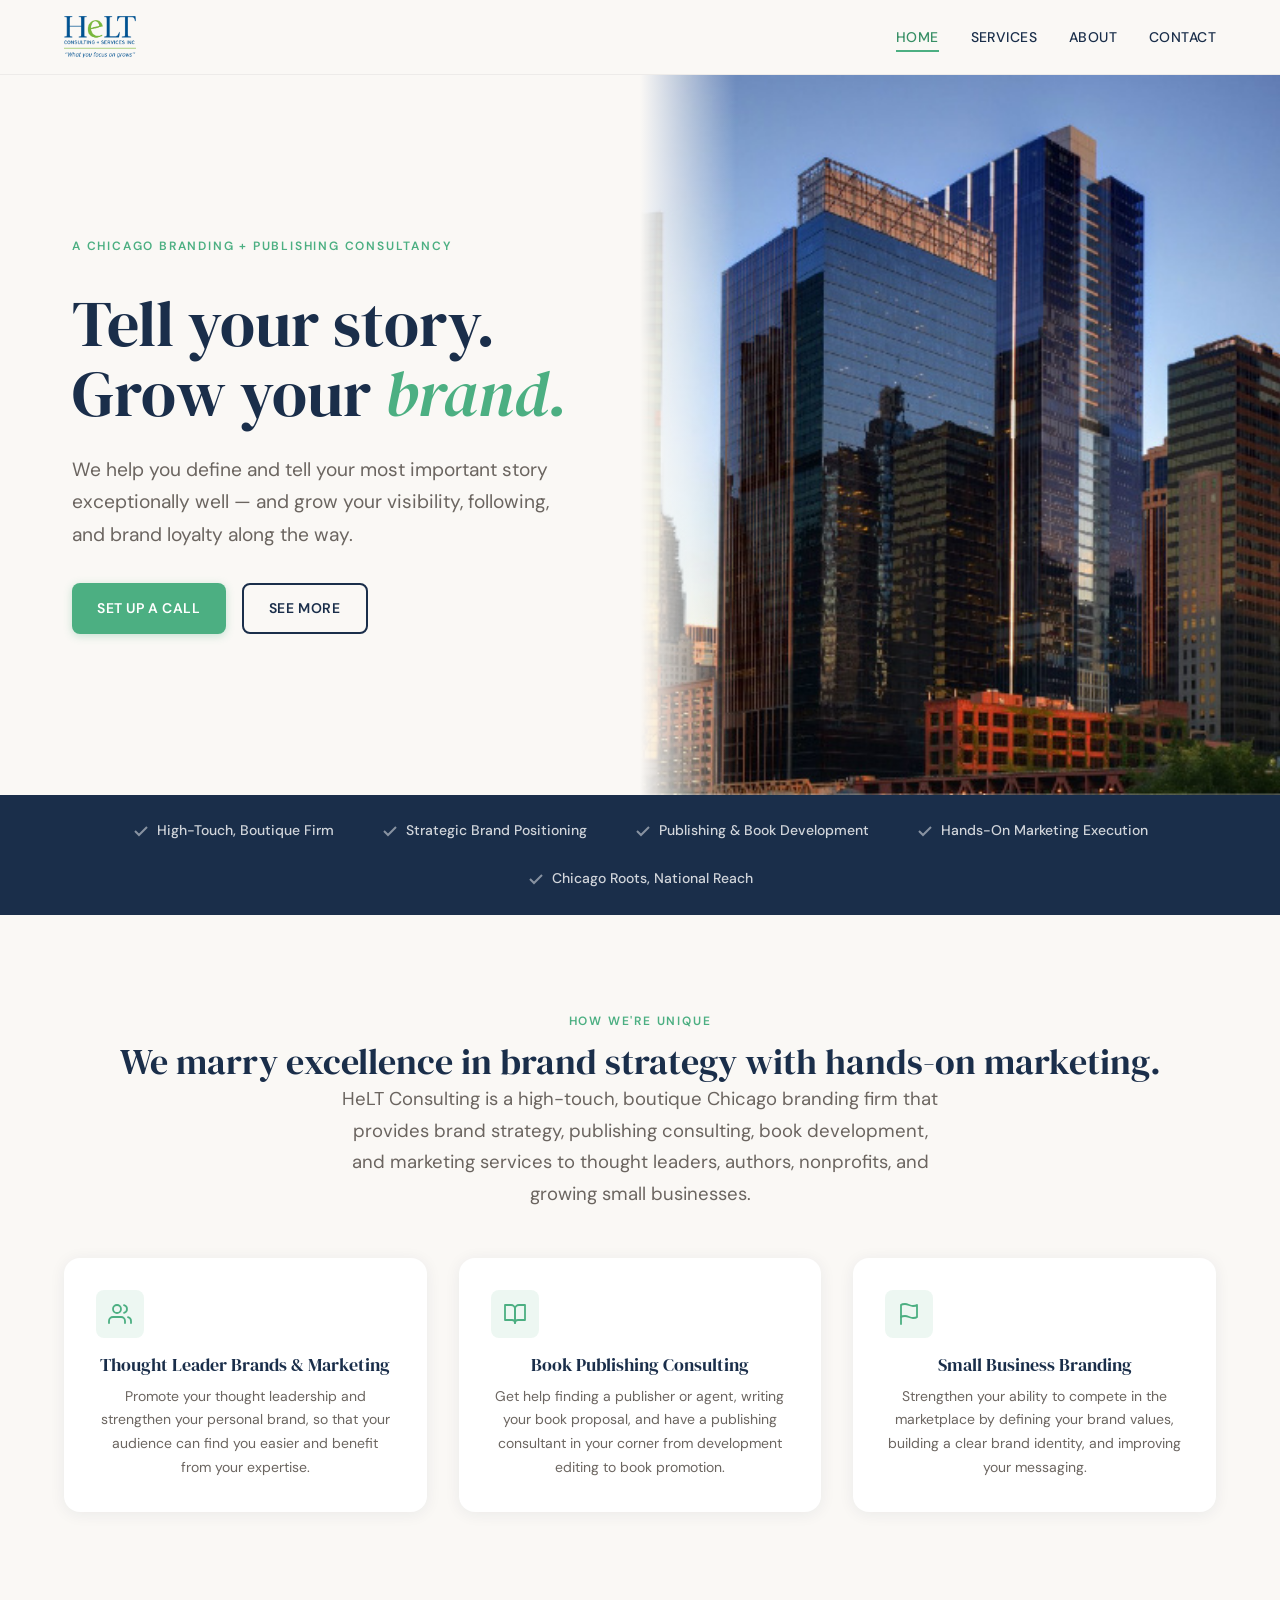
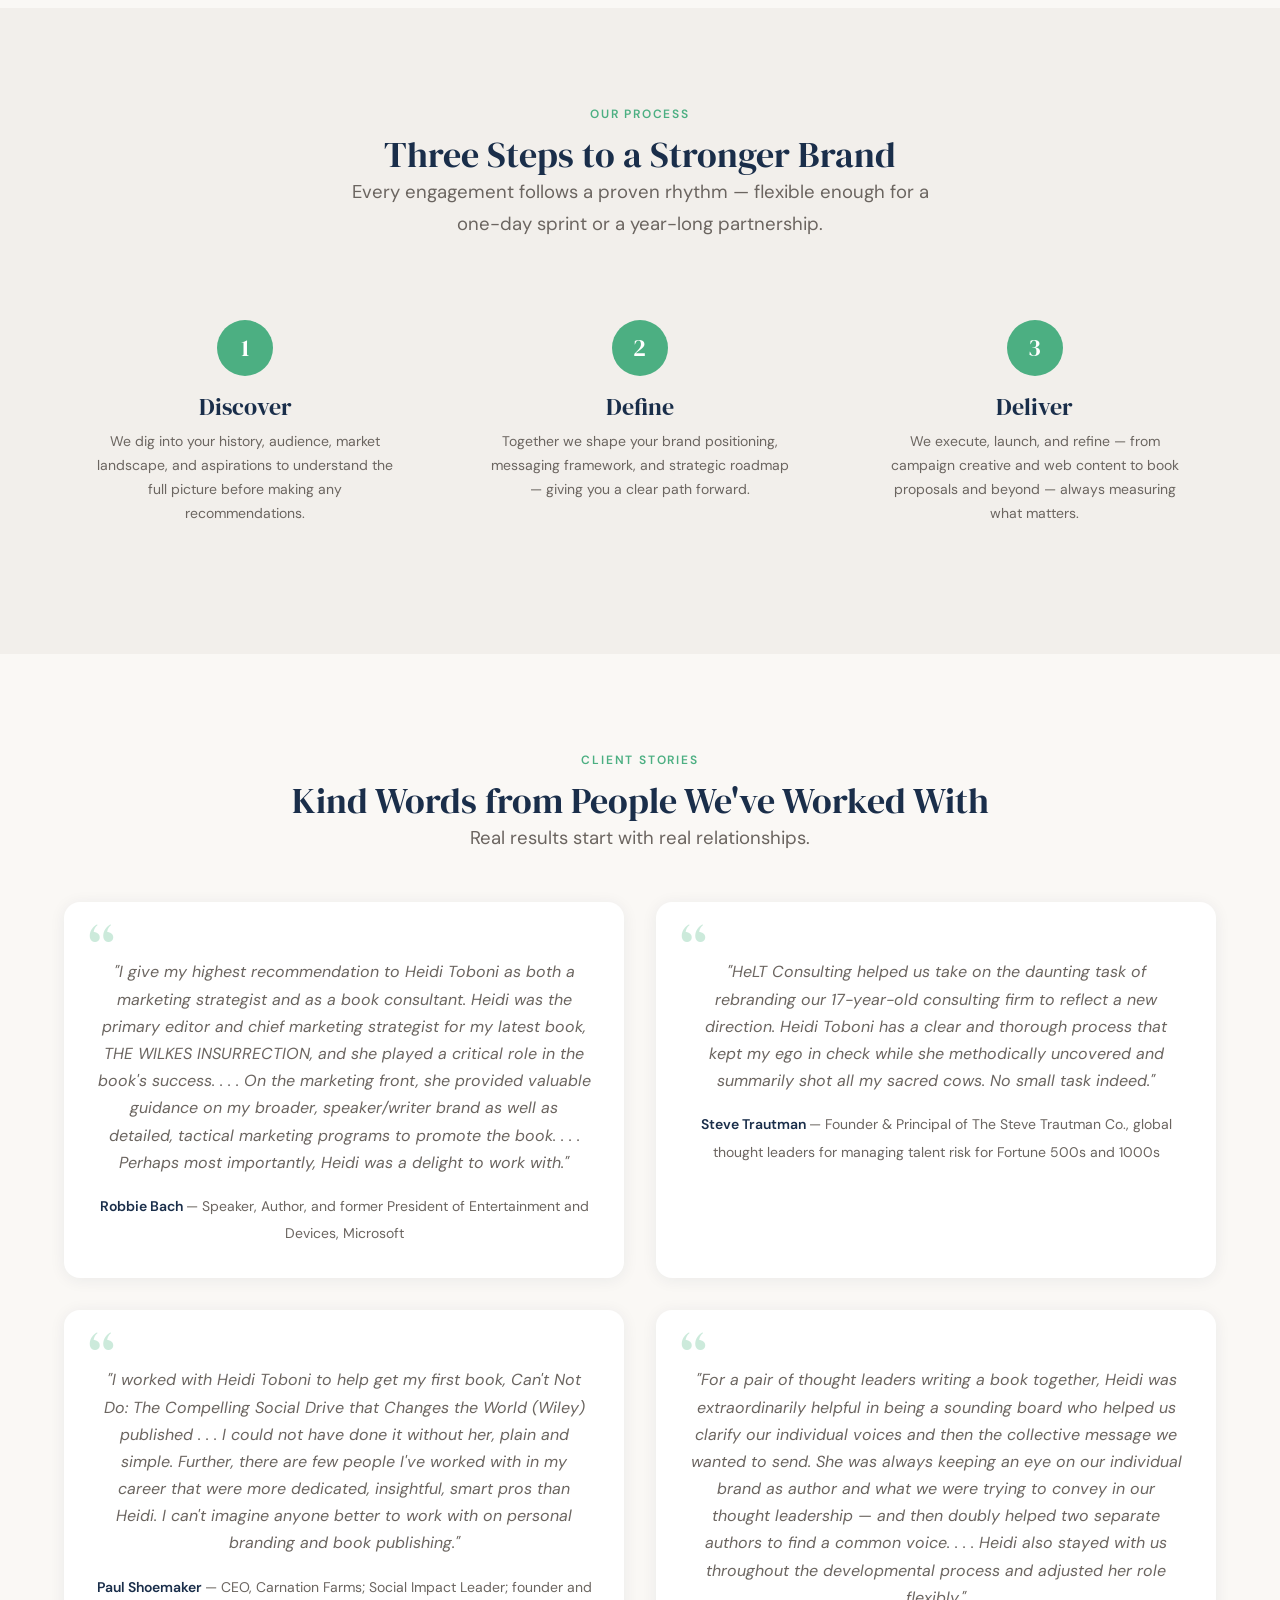
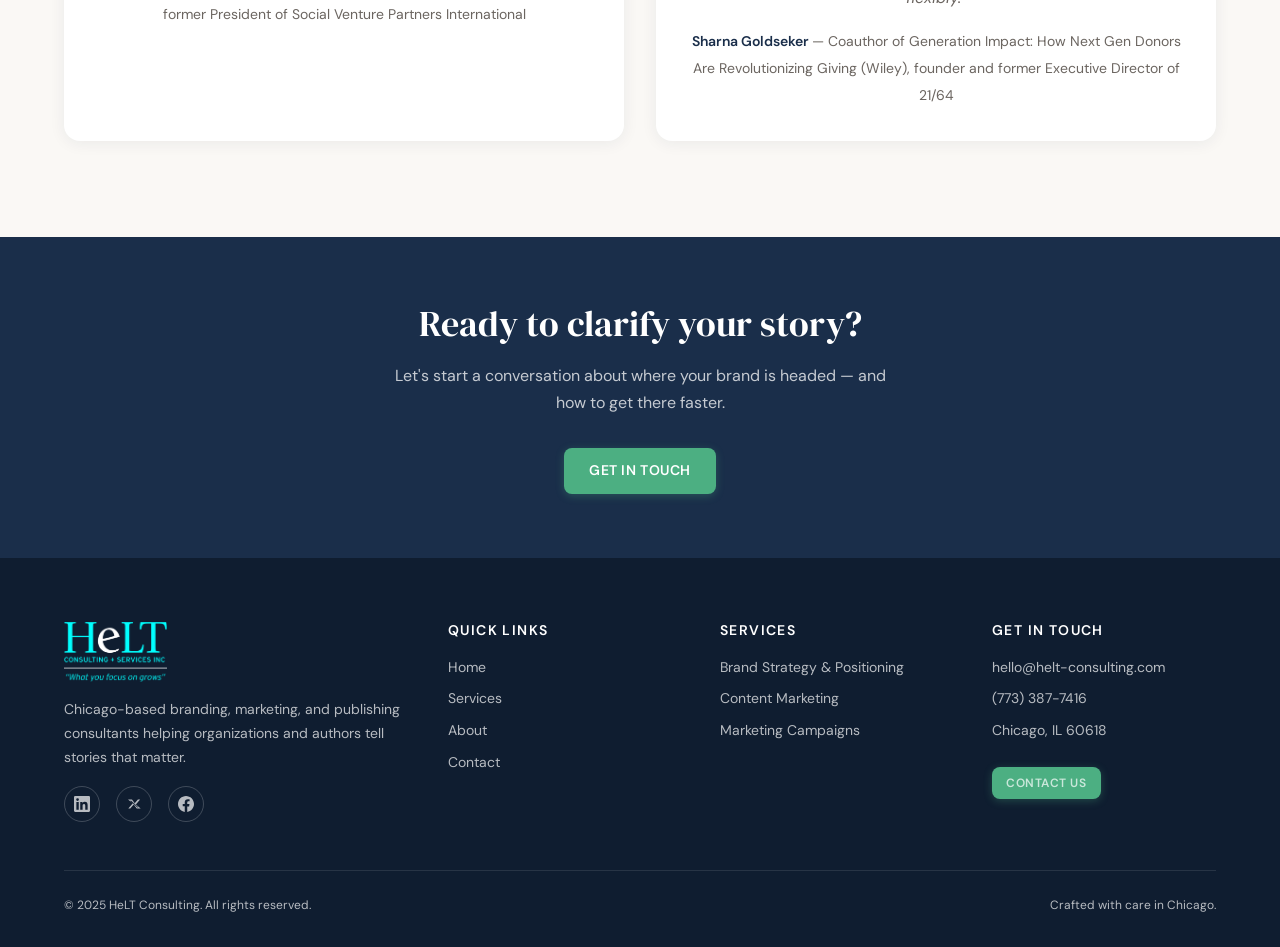
<file: index.html>
<!DOCTYPE html>
<html lang="en">
<head>
  <meta charset="UTF-8">
  <meta name="viewport" content="width=device-width, initial-scale=1.0">
  <title>HeLT Consulting — Branding &amp; Publishing Strategy in Chicago</title>
  <meta name="description" content="HeLT Consulting helps small businesses, nonprofits, and authors build brands that resonate. Chicago-based branding, marketing, and publishing consulting.">
  <meta property="og:title" content="HeLT Consulting — Branding &amp; Publishing Strategy">
  <meta property="og:description" content="We help you craft and tell your most important story — really, really well.">
  <meta property="og:type" content="website">
  <meta property="og:image" content="assets/img/chicago_skyline.jpg">
  <link rel="stylesheet" href="assets/css/styles.css">
</head>
<body>

  <a class="skip-link" href="#main">Skip to main content</a>

  <!-- ===== HEADER ===== -->
  <header class="site-header">
    <div class="container header-inner">
      <a href="index.html" class="logo" aria-label="HeLT Consulting Home">
        <img src="assets/img/brand_logo.png" alt="HeLT Consulting logo" width="160" height="42">
      </a>
      <button class="nav-toggle" id="nav-toggle" aria-expanded="false" aria-controls="main-nav" aria-label="Toggle navigation">
        <span></span><span></span><span></span>
      </button>
      <nav class="main-nav" id="main-nav" aria-label="Primary">
        <ul class="main-nav__list">
          <li><a class="main-nav__link" href="index.html">Home</a></li>
          <li><a class="main-nav__link" href="services.html">Services</a></li>
          <li><a class="main-nav__link" href="about.html">About</a></li>
          <li><a class="main-nav__link" href="contact.html">Contact</a></li>
        </ul>
      </nav>
    </div>
  </header>

  <main id="main">

    <!-- ===== HERO ===== -->
    <section class="hero">
      <div class="hero__content">
        <span class="eyebrow">A Chicago Branding + Publishing Consultancy</span>
        <h1 class="hero__title">Tell your story. Grow your <em>brand.</em></h1>
        <p class="hero__subtitle">We help you define and tell your most important story exceptionally well — and grow your visibility, following, and brand loyalty along the way.</p>
        <div class="hero__actions">
          <a href="contact.html" class="btn btn--primary">Set Up a Call</a>
          <a href="services.html" class="btn btn--secondary">See More</a>
        </div>
      </div>
      <div class="hero__image">
        <img src="assets/img/chicago_skyline.jpg" alt="Chicago skyline at dusk, reflecting on the river" width="800" height="600">
      </div>
    </section>

    <!-- ===== PROOF STRIP ===== -->
    <div class="proof-strip">
      <ul class="proof-strip__list container">
        <li class="proof-strip__item">
          <svg width="16" height="16" fill="none" stroke="currentColor" stroke-width="2"><path d="M2 8l4 4 8-8"/></svg>
          High-Touch, Boutique Firm
        </li>
        <li class="proof-strip__item">
          <svg width="16" height="16" fill="none" stroke="currentColor" stroke-width="2"><path d="M2 8l4 4 8-8"/></svg>
          Strategic Brand Positioning
        </li>
        <li class="proof-strip__item">
          <svg width="16" height="16" fill="none" stroke="currentColor" stroke-width="2"><path d="M2 8l4 4 8-8"/></svg>
          Publishing &amp; Book Development
        </li>
        <li class="proof-strip__item">
          <svg width="16" height="16" fill="none" stroke="currentColor" stroke-width="2"><path d="M2 8l4 4 8-8"/></svg>
          Hands-On Marketing Execution
        </li>
        <li class="proof-strip__item">
          <svg width="16" height="16" fill="none" stroke="currentColor" stroke-width="2"><path d="M2 8l4 4 8-8"/></svg>
          Chicago Roots, National Reach
        </li>
      </ul>
    </div>

    <!-- ===== SERVICE OVERVIEW ===== -->
    <section class="section text-center">
      <div class="container">
        <span class="eyebrow">How We're Unique</span>
        <h2>We marry excellence in brand strategy with hands-on marketing.</h2>
        <p class="lead lead--center" style="margin-bottom:var(--sp-2xl);">HeLT Consulting is a high-touch, boutique Chicago branding firm that provides brand strategy, publishing consulting, book development, and marketing services to thought leaders, authors, nonprofits, and growing small businesses.</p>

        <div class="service-grid">
          <!-- Card 1 -->
          <a href="services.html" class="service-card fade-up">
            <div class="service-card__icon">
              <svg viewBox="0 0 24 24" fill="none" stroke="currentColor" stroke-width="1.8" stroke-linecap="round" stroke-linejoin="round"><path d="M17 21v-2a4 4 0 00-4-4H5a4 4 0 00-4 4v2"/><circle cx="9" cy="7" r="4"/><path d="M23 21v-2a4 4 0 00-3-3.87"/><path d="M16 3.13a4 4 0 010 7.75"/></svg>
            </div>
            <h3>Thought Leader Brands &amp; Marketing</h3>
            <p>Promote your thought leadership and strengthen your personal brand, so that your audience can find you easier and benefit from your expertise.</p>
          </a>
          <!-- Card 2 -->
          <a href="services.html" class="service-card fade-up">
            <div class="service-card__icon">
              <svg viewBox="0 0 24 24" fill="none" stroke="currentColor" stroke-width="1.8" stroke-linecap="round" stroke-linejoin="round"><path d="M2 3h6a4 4 0 014 4v14a3 3 0 00-3-3H2z"/><path d="M22 3h-6a4 4 0 00-4 4v14a3 3 0 013-3h7z"/></svg>
            </div>
            <h3>Book Publishing Consulting</h3>
            <p>Get help finding a publisher or agent, writing your book proposal, and have a publishing consultant in your corner from development editing to book promotion.</p>
          </a>
          <!-- Card 3 -->
          <a href="services.html" class="service-card fade-up">
            <div class="service-card__icon">
              <svg viewBox="0 0 24 24" fill="none" stroke="currentColor" stroke-width="1.8" stroke-linecap="round" stroke-linejoin="round"><path d="M4 15s1-1 4-1 5 2 8 2 4-1 4-1V3s-1 1-4 1-5-2-8-2-4 1-4 1z"/><line x1="4" y1="22" x2="4" y2="15"/></svg>
            </div>
            <h3>Small Business Branding</h3>
            <p>Strengthen your ability to compete in the marketplace by defining your brand values, building a clear brand identity, and improving your messaging.</p>
          </a>
        </div>
      </div>
    </section>

    <!-- ===== HOW WE WORK ===== -->
    <section class="section section--alt text-center">
      <div class="container">
        <span class="eyebrow">Our Process</span>
        <h2>Three Steps to a Stronger Brand</h2>
        <p class="lead lead--center" style="margin-bottom:var(--sp-2xl);">Every engagement follows a proven rhythm — flexible enough for a one-day sprint or a year-long partnership.</p>

        <div class="process-grid">
          <div class="process-step fade-up">
            <div class="process-step__num">1</div>
            <h3>Discover</h3>
            <p>We dig into your history, audience, market landscape, and aspirations to understand the full picture before making any recommendations.</p>
          </div>
          <div class="process-step fade-up">
            <div class="process-step__num">2</div>
            <h3>Define</h3>
            <p>Together we shape your brand positioning, messaging framework, and strategic roadmap — giving you a clear path forward.</p>
          </div>
          <div class="process-step fade-up">
            <div class="process-step__num">3</div>
            <h3>Deliver</h3>
            <p>We execute, launch, and refine — from campaign creative and web content to book proposals and beyond — always measuring what matters.</p>
          </div>
        </div>
      </div>
    </section>

    <!-- ===== TESTIMONIALS ===== -->
    <section class="section text-center">
      <div class="container">
        <span class="eyebrow">Client Stories</span>
        <h2>Kind Words from People We've Worked With</h2>
        <p class="lead lead--center" style="margin-bottom:var(--sp-2xl);">Real results start with real relationships.</p>

        <div class="testimonial-grid">
          <div class="testimonial-card fade-up">
            <blockquote>"I give my highest recommendation to Heidi Toboni as both a marketing strategist and as a book consultant. Heidi was the primary editor and chief marketing strategist for my latest book, THE WILKES INSURRECTION, and she played a critical role in the book's success.&nbsp;.&nbsp;.&nbsp;. On the marketing front, she provided valuable guidance on my broader, speaker/writer brand as well as detailed, tactical marketing programs to promote the book.&nbsp;.&nbsp;.&nbsp;. Perhaps most importantly, Heidi was a delight to work with."</blockquote>
            <cite>Robbie Bach <span>— Speaker, Author, and former President of Entertainment and Devices, Microsoft</span></cite>
          </div>
          <div class="testimonial-card fade-up">
            <blockquote>"HeLT Consulting helped us take on the daunting task of rebranding our 17-year-old consulting firm to reflect a new direction. Heidi Toboni has a clear and thorough process that kept my ego in check while she methodically uncovered and summarily shot all my sacred cows. No small task indeed."</blockquote>
            <cite>Steve Trautman <span>— Founder &amp; Principal of The Steve Trautman Co., global thought leaders for managing talent risk for Fortune 500s and 1000s</span></cite>
          </div>
          <div class="testimonial-card fade-up">
            <blockquote>"I worked with Heidi Toboni to help get my first book, Can't Not Do: The Compelling Social Drive that Changes the World (Wiley) published&nbsp;.&nbsp;.&nbsp;. I could not have done it without her, plain and simple. Further, there are few people I've worked with in my career that were more dedicated, insightful, smart pros than Heidi. I can't imagine anyone better to work with on personal branding and book publishing."</blockquote>
            <cite>Paul Shoemaker <span>— CEO, Carnation Farms; Social Impact Leader; founder and former President of Social Venture Partners International</span></cite>
          </div>
          <div class="testimonial-card fade-up">
            <blockquote>"For a pair of thought leaders writing a book together, Heidi was extraordinarily helpful in being a sounding board who helped us clarify our individual voices and then the collective message we wanted to send. She was always keeping an eye on our individual brand as author and what we were trying to convey in our thought leadership — and then doubly helped two separate authors to find a common voice.&nbsp;.&nbsp;.&nbsp;. Heidi also stayed with us throughout the developmental process and adjusted her role flexibly."</blockquote>
            <cite>Sharna Goldseker <span>— Coauthor of Generation Impact: How Next Gen Donors Are Revolutionizing Giving (Wiley), founder and former Executive Director of 21/64</span></cite>
          </div>
        </div>
      </div>
    </section>

    <!-- ===== CTA BAND ===== -->
    <section class="cta-band">
      <div class="container">
        <h2>Ready to clarify your story?</h2>
        <p>Let's start a conversation about where your brand is headed — and how to get there faster.</p>
        <a href="contact.html" class="btn btn--primary">Get in Touch</a>
      </div>
    </section>

  </main>

  <!-- ===== FOOTER ===== -->
  <footer class="site-footer">
    <div class="container">
      <div class="footer-grid">
        <div class="footer-brand">
          <img src="assets/img/brand_logo.png" alt="HeLT Consulting">
          <p>Chicago-based branding, marketing, and publishing consultants helping organizations and authors tell stories that matter.</p>
          <div class="social-links">
            <a href="https://www.linkedin.com/in/heiditoboni" target="_blank" rel="noopener" aria-label="LinkedIn"><svg width="16" height="16" fill="currentColor" viewBox="0 0 24 24"><path d="M20.45 20.45h-3.56v-5.57c0-1.33-.02-3.04-1.85-3.04-1.85 0-2.14 1.45-2.14 2.94v5.67H9.35V9h3.41v1.56h.05a3.74 3.74 0 013.37-1.85c3.6 0 4.27 2.37 4.27 5.46v6.28zM5.34 7.43a2.06 2.06 0 11-.01-4.13 2.06 2.06 0 01.01 4.13zM7.12 20.45H3.56V9h3.56v11.45zM22.22 0H1.77A1.75 1.75 0 000 1.73v20.54A1.75 1.75 0 001.77 24h20.45A1.76 1.76 0 0024 22.27V1.73A1.76 1.76 0 0022.22 0z"/></svg></a>
            <a href="https://x.com/hltoboni" target="_blank" rel="noopener" aria-label="Twitter / X"><svg width="16" height="16" fill="currentColor" viewBox="0 0 24 24"><path d="M18.24 5.37h2.9l-6.33 7.24L22 18.63h-5.83l-4.57-5.97-5.23 5.97H3.46l6.77-7.74L3 5.37h5.98l4.13 5.46 4.77-5.46h.36zM17.18 17.27h1.6L7.87 7h-1.72l11.03 10.27z"/></svg></a>
            <a href="https://www.facebook.com/heidi.toboni/" target="_blank" rel="noopener" aria-label="Facebook"><svg width="16" height="16" fill="currentColor" viewBox="0 0 24 24"><path d="M24 12.07C24 5.41 18.63 0 12 0S0 5.41 0 12.07c0 6.02 4.39 11.01 10.13 11.93v-8.44H7.08v-3.49h3.04V9.41c0-3.02 1.79-4.69 4.53-4.69 1.31 0 2.69.24 2.69.24v2.97h-1.51c-1.49 0-1.96.93-1.96 1.89v2.26h3.33l-.53 3.49h-2.8v8.44C19.61 23.08 24 18.09 24 12.07z"/></svg></a>
          </div>
        </div>
        <div>
          <h4>Quick Links</h4>
          <ul class="footer-links">
            <li><a href="index.html">Home</a></li>
            <li><a href="services.html">Services</a></li>
            <li><a href="about.html">About</a></li>
            <li><a href="contact.html">Contact</a></li>
          </ul>
        </div>
        <div>
          <h4>Services</h4>
          <ul class="footer-links">
            <li><a href="services.html#branding">Brand Strategy &amp; Positioning</a></li>
            <li><a href="services.html#content">Content Marketing</a></li>
            <li><a href="services.html#marketing">Marketing Campaigns</a></li>
          </ul>
        </div>
        <div>
          <h4>Get in Touch</h4>
          <ul class="footer-links">
            <li>hello@helt-consulting.com</li>
            <li>(773) 387-7416</li>
            <li>Chicago, IL 60618</li>
          </ul>
          <a href="contact.html" class="btn btn--primary btn--small" style="margin-top:var(--sp-md);">Contact Us</a>
        </div>
      </div>
      <div class="footer-bottom">
        <span>&copy; 2025 HeLT Consulting. All rights reserved.</span>
        <span>Crafted with care in Chicago.</span>
      </div>
    </div>
  </footer>

  <script src="assets/js/main.js"></script>
</body>
</html>
</file>
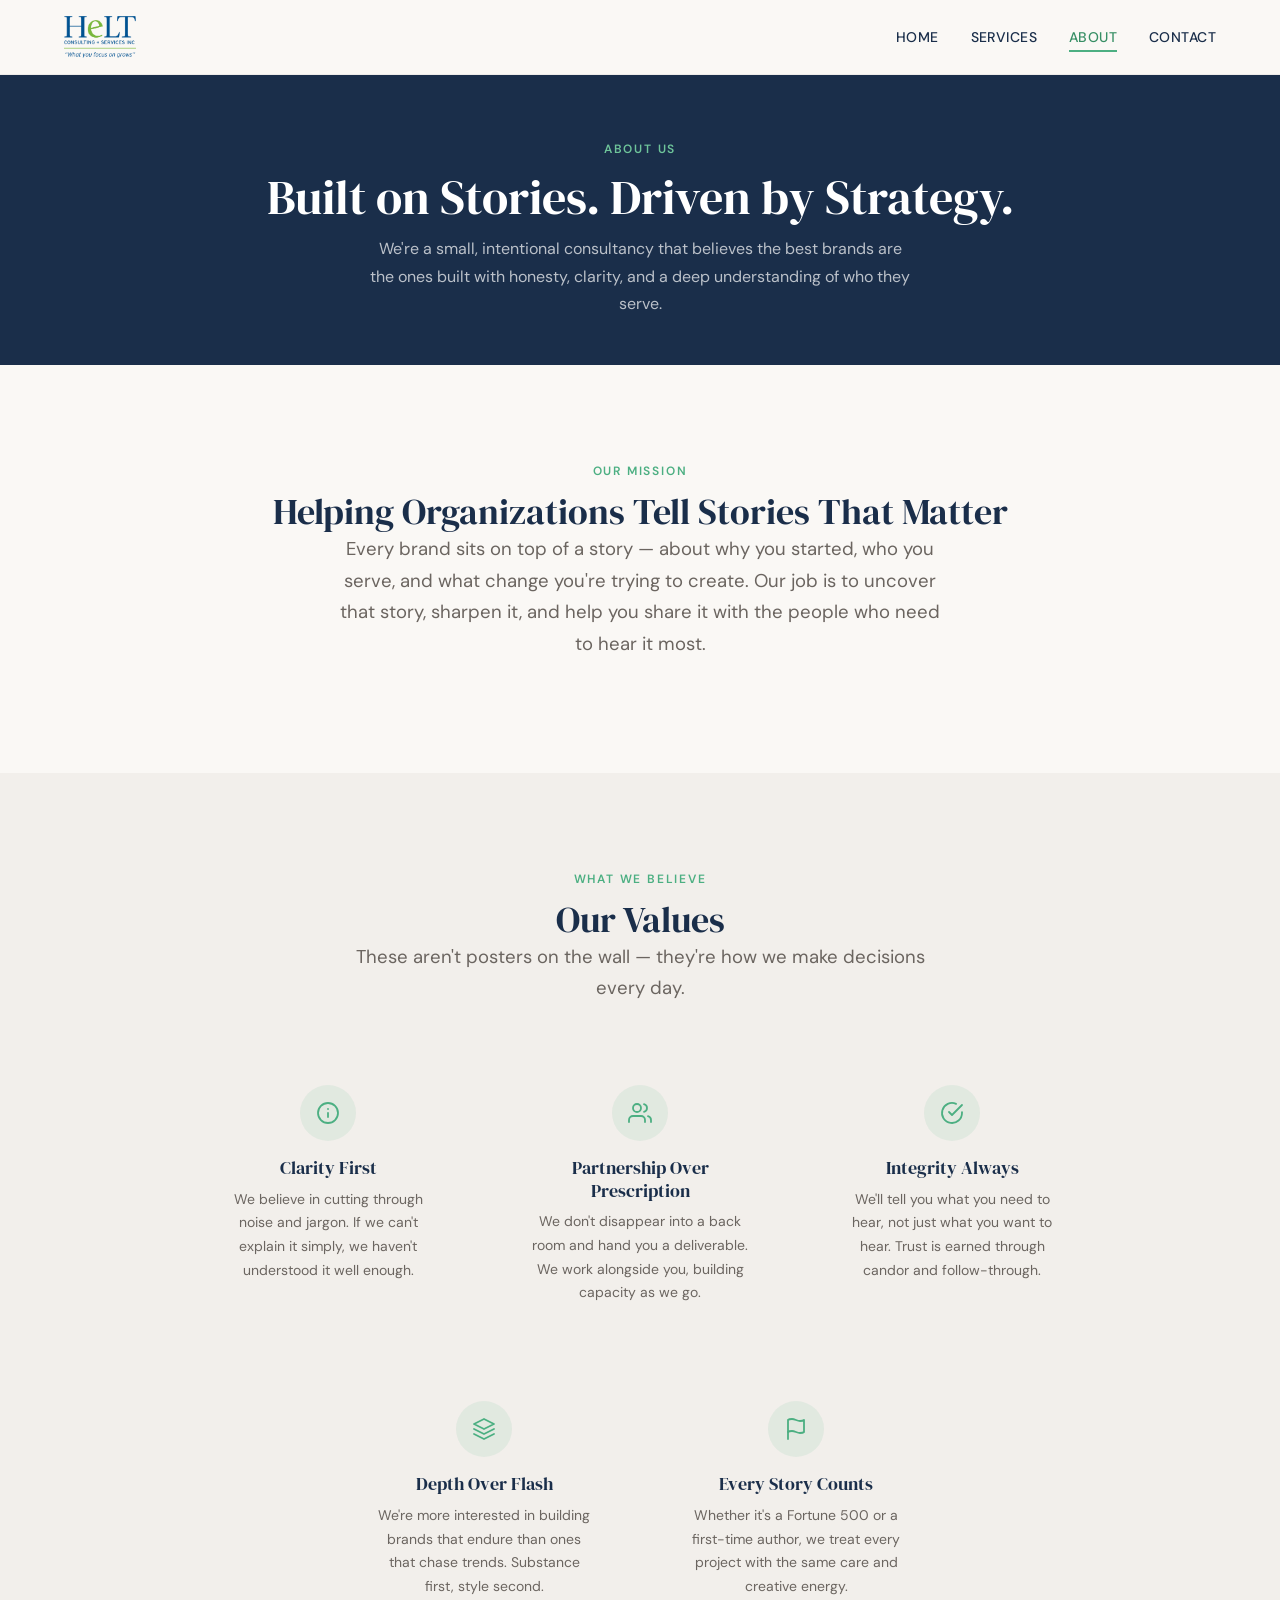
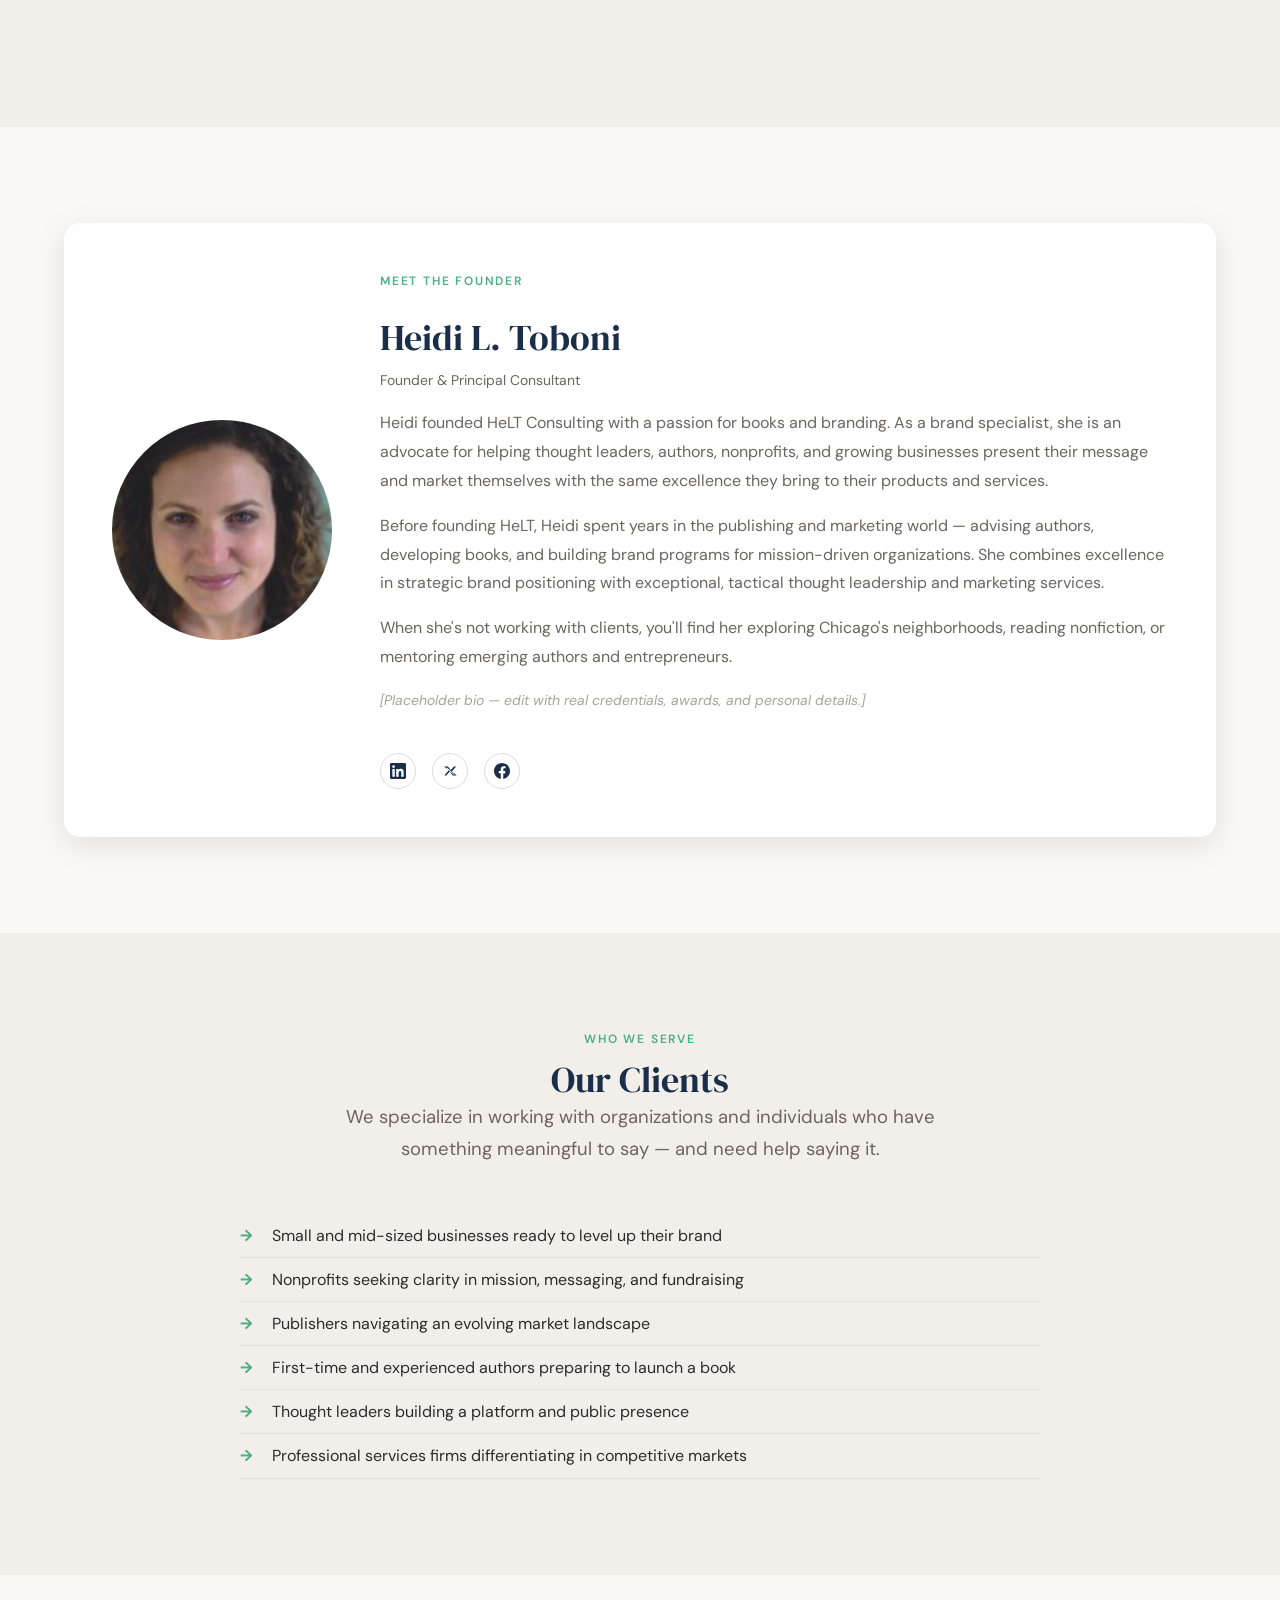
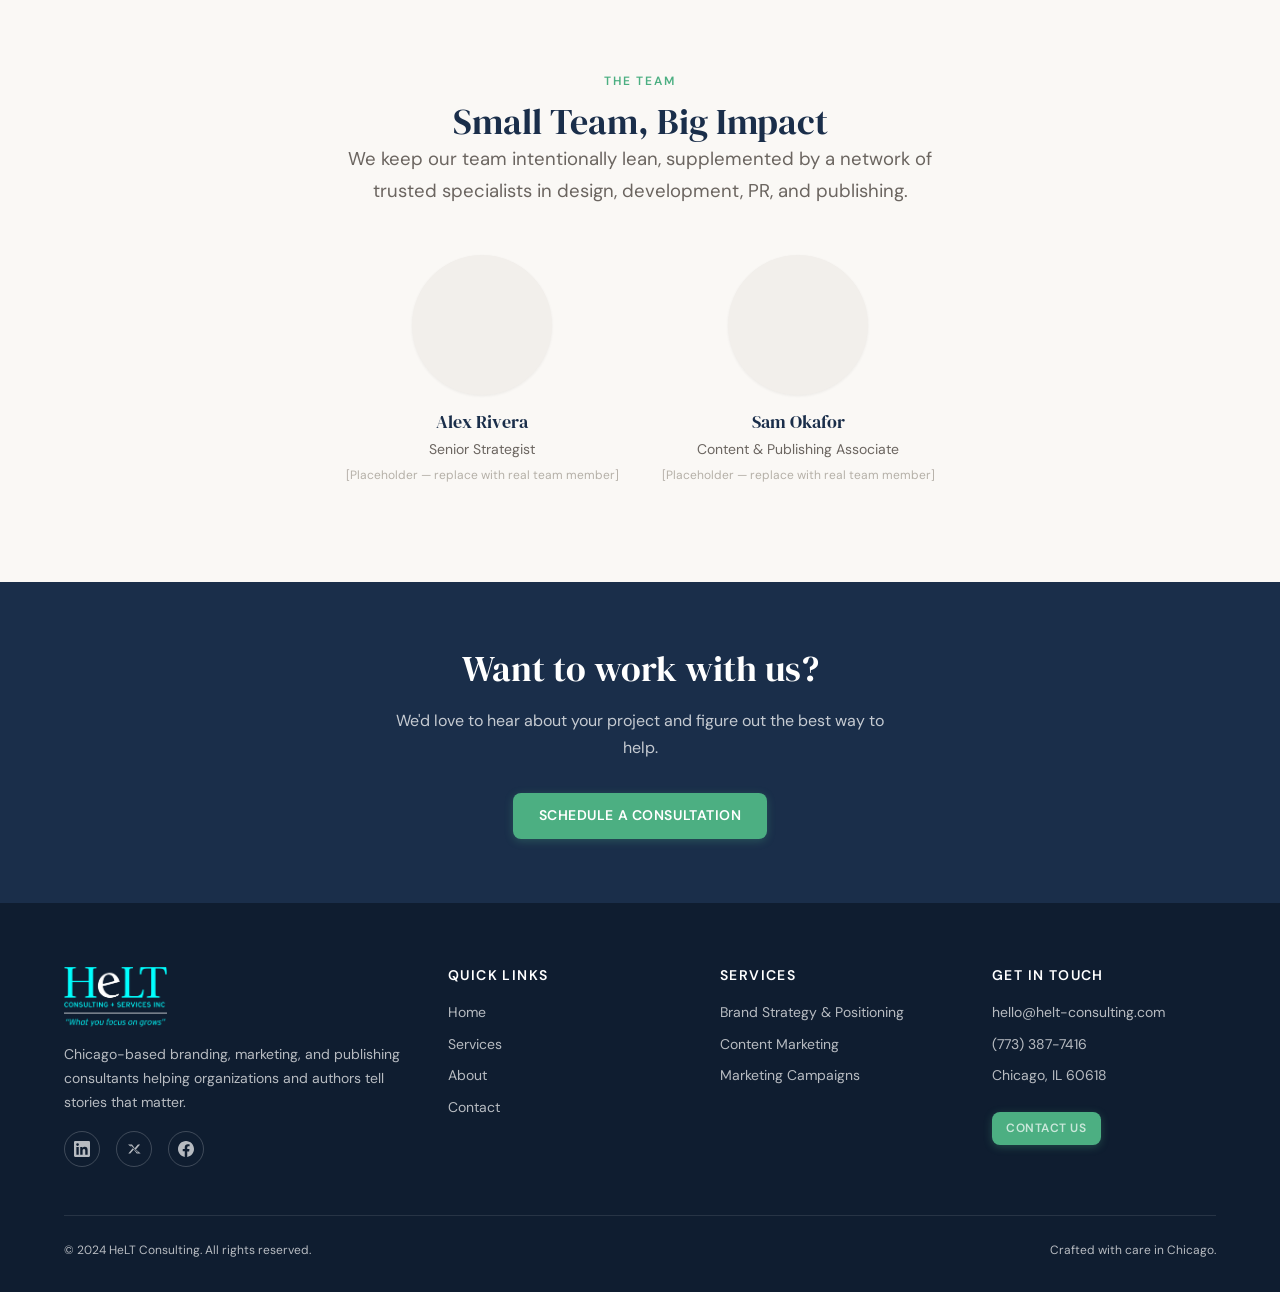
<file: about.html>
<!DOCTYPE html>
<html lang="en">
<head>
  <meta charset="UTF-8">
  <meta name="viewport" content="width=device-width, initial-scale=1.0">
  <title>About — HeLT Consulting</title>
  <meta name="description" content="Meet the team behind HeLT Consulting. Learn about our mission, values, and the founder's story behind Chicago's go-to branding and publishing consultancy.">
  <meta property="og:title" content="About — HeLT Consulting">
  <meta property="og:description" content="A Chicago-based consultancy built on the belief that every brand has a story worth telling well.">
  <meta property="og:type" content="website">
  <meta property="og:image" content="assets/img/heidi_profile.jpg">
  <link rel="stylesheet" href="assets/css/styles.css">
</head>
<body>

  <a class="skip-link" href="#main">Skip to main content</a>

  <!-- ===== HEADER ===== -->
  <header class="site-header">
    <div class="container header-inner">
      <a href="index.html" class="logo" aria-label="HeLT Consulting Home">
        <img src="assets/img/brand_logo.png" alt="HeLT Consulting logo" width="160" height="42">
      </a>
      <button class="nav-toggle" id="nav-toggle" aria-expanded="false" aria-controls="main-nav" aria-label="Toggle navigation">
        <span></span><span></span><span></span>
      </button>
      <nav class="main-nav" id="main-nav" aria-label="Primary">
        <ul class="main-nav__list">
          <li><a class="main-nav__link" href="index.html">Home</a></li>
          <li><a class="main-nav__link" href="services.html">Services</a></li>
          <li><a class="main-nav__link" href="about.html">About</a></li>
          <li><a class="main-nav__link" href="contact.html">Contact</a></li>
        </ul>
      </nav>
    </div>
  </header>

  <main id="main">

    <!-- ===== PAGE HEADER ===== -->
    <section class="page-header">
      <div class="container">
        <span class="eyebrow" style="color:var(--clr-green-light);">About Us</span>
        <h1>Built on Stories. Driven by Strategy.</h1>
        <p>We're a small, intentional consultancy that believes the best brands are the ones built with honesty, clarity, and a deep understanding of who they serve.</p>
      </div>
    </section>

    <!-- ===== MISSION ===== -->
    <section class="section text-center">
      <div class="container container--narrow">
        <span class="eyebrow">Our Mission</span>
        <h2>Helping Organizations Tell Stories That Matter</h2>
        <p class="lead lead--center" style="margin-bottom:var(--sp-md);">Every brand sits on top of a story — about why you started, who you serve, and what change you're trying to create. Our job is to uncover that story, sharpen it, and help you share it with the people who need to hear it most.</p>
      </div>
    </section>

    <!-- ===== VALUES ===== -->
    <section class="section section--alt">
      <div class="container text-center">
        <span class="eyebrow">What We Believe</span>
        <h2>Our Values</h2>
        <p class="lead lead--center" style="margin-bottom:var(--sp-2xl);">These aren't posters on the wall — they're how we make decisions every day.</p>

        <div class="values-grid">
          <div class="value-card fade-up">
            <div class="value-card__icon">
              <svg width="24" height="24" viewBox="0 0 24 24" fill="none" stroke="currentColor" stroke-width="1.8" stroke-linecap="round" stroke-linejoin="round"><path d="M12 22c5.523 0 10-4.477 10-10S17.523 2 12 2 2 6.477 2 12s4.477 10 10 10z"/><path d="M12 16v-4"/><path d="M12 8h.01"/></svg>
            </div>
            <h3>Clarity First</h3>
            <p>We believe in cutting through noise and jargon. If we can't explain it simply, we haven't understood it well enough.</p>
          </div>
          <div class="value-card fade-up">
            <div class="value-card__icon">
              <svg width="24" height="24" viewBox="0 0 24 24" fill="none" stroke="currentColor" stroke-width="1.8" stroke-linecap="round" stroke-linejoin="round"><path d="M17 21v-2a4 4 0 00-4-4H5a4 4 0 00-4 4v2"/><circle cx="9" cy="7" r="4"/><path d="M23 21v-2a4 4 0 00-3-3.87"/><path d="M16 3.13a4 4 0 010 7.75"/></svg>
            </div>
            <h3>Partnership Over Prescription</h3>
            <p>We don't disappear into a back room and hand you a deliverable. We work alongside you, building capacity as we go.</p>
          </div>
          <div class="value-card fade-up">
            <div class="value-card__icon">
              <svg width="24" height="24" viewBox="0 0 24 24" fill="none" stroke="currentColor" stroke-width="1.8" stroke-linecap="round" stroke-linejoin="round"><path d="M22 11.08V12a10 10 0 11-5.93-9.14"/><polyline points="22 4 12 14.01 9 11.01"/></svg>
            </div>
            <h3>Integrity Always</h3>
            <p>We'll tell you what you need to hear, not just what you want to hear. Trust is earned through candor and follow-through.</p>
          </div>
          <div class="value-card fade-up">
            <div class="value-card__icon">
              <svg width="24" height="24" viewBox="0 0 24 24" fill="none" stroke="currentColor" stroke-width="1.8" stroke-linecap="round" stroke-linejoin="round"><path d="M12 2L2 7l10 5 10-5-10-5z"/><path d="M2 17l10 5 10-5"/><path d="M2 12l10 5 10-5"/></svg>
            </div>
            <h3>Depth Over Flash</h3>
            <p>We're more interested in building brands that endure than ones that chase trends. Substance first, style second.</p>
          </div>
          <div class="value-card fade-up">
            <div class="value-card__icon">
              <svg width="24" height="24" viewBox="0 0 24 24" fill="none" stroke="currentColor" stroke-width="1.8" stroke-linecap="round" stroke-linejoin="round"><path d="M4 15s1-1 4-1 5 2 8 2 4-1 4-1V3s-1 1-4 1-5-2-8-2-4 1-4 1z"/><line x1="4" y1="22" x2="4" y2="15"/></svg>
            </div>
            <h3>Every Story Counts</h3>
            <p>Whether it's a Fortune 500 or a first-time author, we treat every project with the same care and creative energy.</p>
          </div>
        </div>
      </div>
    </section>

    <!-- ===== FOUNDER ===== -->
    <section class="section">
      <div class="container">
        <div class="founder-card fade-up">
          <div class="founder-card__image">
            <img src="assets/img/heidi_profile.jpg" alt="Heidi Toboni, founder of HeLT Consulting" width="500" height="667">
          </div>
          <div class="founder-card__content">
            <span class="eyebrow">Meet the Founder</span>
            <h2>Heidi L. Toboni</h2>
            <p class="founder-card__role">Founder &amp; Principal Consultant</p>
            <p>Heidi founded HeLT Consulting with a passion for books and branding. As a brand specialist, she is an advocate for helping thought leaders, authors, nonprofits, and growing businesses present their message and market themselves with the same excellence they bring to their products and services.</p>
            <p>Before founding HeLT, Heidi spent years in the publishing and marketing world — advising authors, developing books, and building brand programs for mission-driven organizations. She combines excellence in strategic brand positioning with exceptional, tactical thought leadership and marketing services.</p>
            <p>When she's not working with clients, you'll find her exploring Chicago's neighborhoods, reading nonfiction, or mentoring emerging authors and entrepreneurs.</p>
            <p class="founder-card__placeholder">[Placeholder bio — edit with real credentials, awards, and personal details.]</p>
            <div class="social-links" style="margin-top:var(--sp-lg);">
              <a href="https://www.linkedin.com/in/heiditoboni" target="_blank" rel="noopener" aria-label="Heidi on LinkedIn"><svg width="16" height="16" fill="currentColor" viewBox="0 0 24 24"><path d="M20.45 20.45h-3.56v-5.57c0-1.33-.02-3.04-1.85-3.04-1.85 0-2.14 1.45-2.14 2.94v5.67H9.35V9h3.41v1.56h.05a3.74 3.74 0 013.37-1.85c3.6 0 4.27 2.37 4.27 5.46v6.28zM5.34 7.43a2.06 2.06 0 11-.01-4.13 2.06 2.06 0 01.01 4.13zM7.12 20.45H3.56V9h3.56v11.45zM22.22 0H1.77A1.75 1.75 0 000 1.73v20.54A1.75 1.75 0 001.77 24h20.45A1.76 1.76 0 0024 22.27V1.73A1.76 1.76 0 0022.22 0z"/></svg></a>
              <a href="https://x.com/hltoboni" target="_blank" rel="noopener" aria-label="Heidi on X"><svg width="16" height="16" fill="currentColor" viewBox="0 0 24 24"><path d="M18.24 5.37h2.9l-6.33 7.24L22 18.63h-5.83l-4.57-5.97-5.23 5.97H3.46l6.77-7.74L3 5.37h5.98l4.13 5.46 4.77-5.46h.36zM17.18 17.27h1.6L7.87 7h-1.72l11.03 10.27z"/></svg></a>
              <a href="https://www.facebook.com/heidi.toboni/" target="_blank" rel="noopener" aria-label="Heidi on Facebook"><svg width="16" height="16" fill="currentColor" viewBox="0 0 24 24"><path d="M24 12.07C24 5.41 18.63 0 12 0S0 5.41 0 12.07c0 6.02 4.39 11.01 10.13 11.93v-8.44H7.08v-3.49h3.04V9.41c0-3.02 1.79-4.69 4.53-4.69 1.31 0 2.69.24 2.69.24v2.97h-1.51c-1.49 0-1.96.93-1.96 1.89v2.26h3.33l-.53 3.49h-2.8v8.44C19.61 23.08 24 18.09 24 12.07z"/></svg></a>
            </div>
          </div>
        </div>
      </div>
    </section>

    <!-- ===== WHO WE SERVE ===== -->
    <section class="section section--alt">
      <div class="container" style="max-width:var(--max-w-narrow);">
        <div class="text-center">
          <span class="eyebrow">Who We Serve</span>
          <h2>Our Clients</h2>
          <p class="lead lead--center" style="margin-bottom:var(--sp-2xl);">We specialize in working with organizations and individuals who have something meaningful to say — and need help saying it.</p>
        </div>
        <ul class="serve-list fade-up">
          <li>Small and mid-sized businesses ready to level up their brand</li>
          <li>Nonprofits seeking clarity in mission, messaging, and fundraising</li>
          <li>Publishers navigating an evolving market landscape</li>
          <li>First-time and experienced authors preparing to launch a book</li>
          <li>Thought leaders building a platform and public presence</li>
          <li>Professional services firms differentiating in competitive markets</li>
        </ul>
      </div>
    </section>

    <!-- ===== TEAM ===== -->
    <section class="section text-center">
      <div class="container">
        <span class="eyebrow">The Team</span>
        <h2>Small Team, Big Impact</h2>
        <p class="lead lead--center" style="margin-bottom:var(--sp-2xl);">We keep our team intentionally lean, supplemented by a network of trusted specialists in design, development, PR, and publishing.</p>

        <div class="team-grid" style="max-width:600px; margin-inline:auto;">
          <div class="team-card fade-up">
            <div class="team-card__photo" style="background:var(--clr-warm-gray);">
              <!-- Placeholder — replace with real photo -->
            </div>
            <h4>Alex Rivera</h4>
            <p>Senior Strategist</p>
            <p style="margin-top:var(--sp-xs);font-size:var(--fs-xs);color:var(--clr-mid-gray);">[Placeholder — replace with real team member]</p>
          </div>
          <div class="team-card fade-up">
            <div class="team-card__photo" style="background:var(--clr-warm-gray);">
              <!-- Placeholder — replace with real photo -->
            </div>
            <h4>Sam Okafor</h4>
            <p>Content &amp; Publishing Associate</p>
            <p style="margin-top:var(--sp-xs);font-size:var(--fs-xs);color:var(--clr-mid-gray);">[Placeholder — replace with real team member]</p>
          </div>
        </div>
      </div>
    </section>

    <!-- ===== CTA BAND ===== -->
    <section class="cta-band">
      <div class="container">
        <h2>Want to work with us?</h2>
        <p>We'd love to hear about your project and figure out the best way to help.</p>
        <a href="contact.html" class="btn btn--primary">Schedule a Consultation</a>
      </div>
    </section>

  </main>

  <!-- ===== FOOTER ===== -->
  <footer class="site-footer">
    <div class="container">
      <div class="footer-grid">
        <div class="footer-brand">
          <img src="assets/img/brand_logo.png" alt="HeLT Consulting">
          <p>Chicago-based branding, marketing, and publishing consultants helping organizations and authors tell stories that matter.</p>
          <div class="social-links">
            <a href="https://www.linkedin.com/in/heiditoboni" target="_blank" rel="noopener" aria-label="LinkedIn"><svg width="16" height="16" fill="currentColor" viewBox="0 0 24 24"><path d="M20.45 20.45h-3.56v-5.57c0-1.33-.02-3.04-1.85-3.04-1.85 0-2.14 1.45-2.14 2.94v5.67H9.35V9h3.41v1.56h.05a3.74 3.74 0 013.37-1.85c3.6 0 4.27 2.37 4.27 5.46v6.28zM5.34 7.43a2.06 2.06 0 11-.01-4.13 2.06 2.06 0 01.01 4.13zM7.12 20.45H3.56V9h3.56v11.45zM22.22 0H1.77A1.75 1.75 0 000 1.73v20.54A1.75 1.75 0 001.77 24h20.45A1.76 1.76 0 0024 22.27V1.73A1.76 1.76 0 0022.22 0z"/></svg></a>
            <a href="https://x.com/hltoboni" target="_blank" rel="noopener" aria-label="Twitter / X"><svg width="16" height="16" fill="currentColor" viewBox="0 0 24 24"><path d="M18.24 5.37h2.9l-6.33 7.24L22 18.63h-5.83l-4.57-5.97-5.23 5.97H3.46l6.77-7.74L3 5.37h5.98l4.13 5.46 4.77-5.46h.36zM17.18 17.27h1.6L7.87 7h-1.72l11.03 10.27z"/></svg></a>
            <a href="https://www.facebook.com/heidi.toboni/" target="_blank" rel="noopener" aria-label="Facebook"><svg width="16" height="16" fill="currentColor" viewBox="0 0 24 24"><path d="M24 12.07C24 5.41 18.63 0 12 0S0 5.41 0 12.07c0 6.02 4.39 11.01 10.13 11.93v-8.44H7.08v-3.49h3.04V9.41c0-3.02 1.79-4.69 4.53-4.69 1.31 0 2.69.24 2.69.24v2.97h-1.51c-1.49 0-1.96.93-1.96 1.89v2.26h3.33l-.53 3.49h-2.8v8.44C19.61 23.08 24 18.09 24 12.07z"/></svg></a>
          </div>
        </div>
        <div>
          <h4>Quick Links</h4>
          <ul class="footer-links">
            <li><a href="index.html">Home</a></li>
            <li><a href="services.html">Services</a></li>
            <li><a href="about.html">About</a></li>
            <li><a href="contact.html">Contact</a></li>
          </ul>
        </div>
        <div>
          <h4>Services</h4>
          <ul class="footer-links">
            <li><a href="services.html#branding">Brand Strategy &amp; Positioning</a></li>
            <li><a href="services.html#content">Content Marketing</a></li>
            <li><a href="services.html#marketing">Marketing Campaigns</a></li>
          </ul>
        </div>
        <div>
          <h4>Get in Touch</h4>
          <ul class="footer-links">
            <li>hello@helt-consulting.com</li>
            <li>(773) 387-7416</li>
            <li>Chicago, IL 60618</li>
          </ul>
          <a href="contact.html" class="btn btn--primary btn--small" style="margin-top:var(--sp-md);">Contact Us</a>
        </div>
      </div>
      <div class="footer-bottom">
        <span>&copy; 2024 HeLT Consulting. All rights reserved.</span>
        <span>Crafted with care in Chicago.</span>
      </div>
    </div>
  </footer>

  <script src="assets/js/main.js"></script>
</body>
</html>
</file>
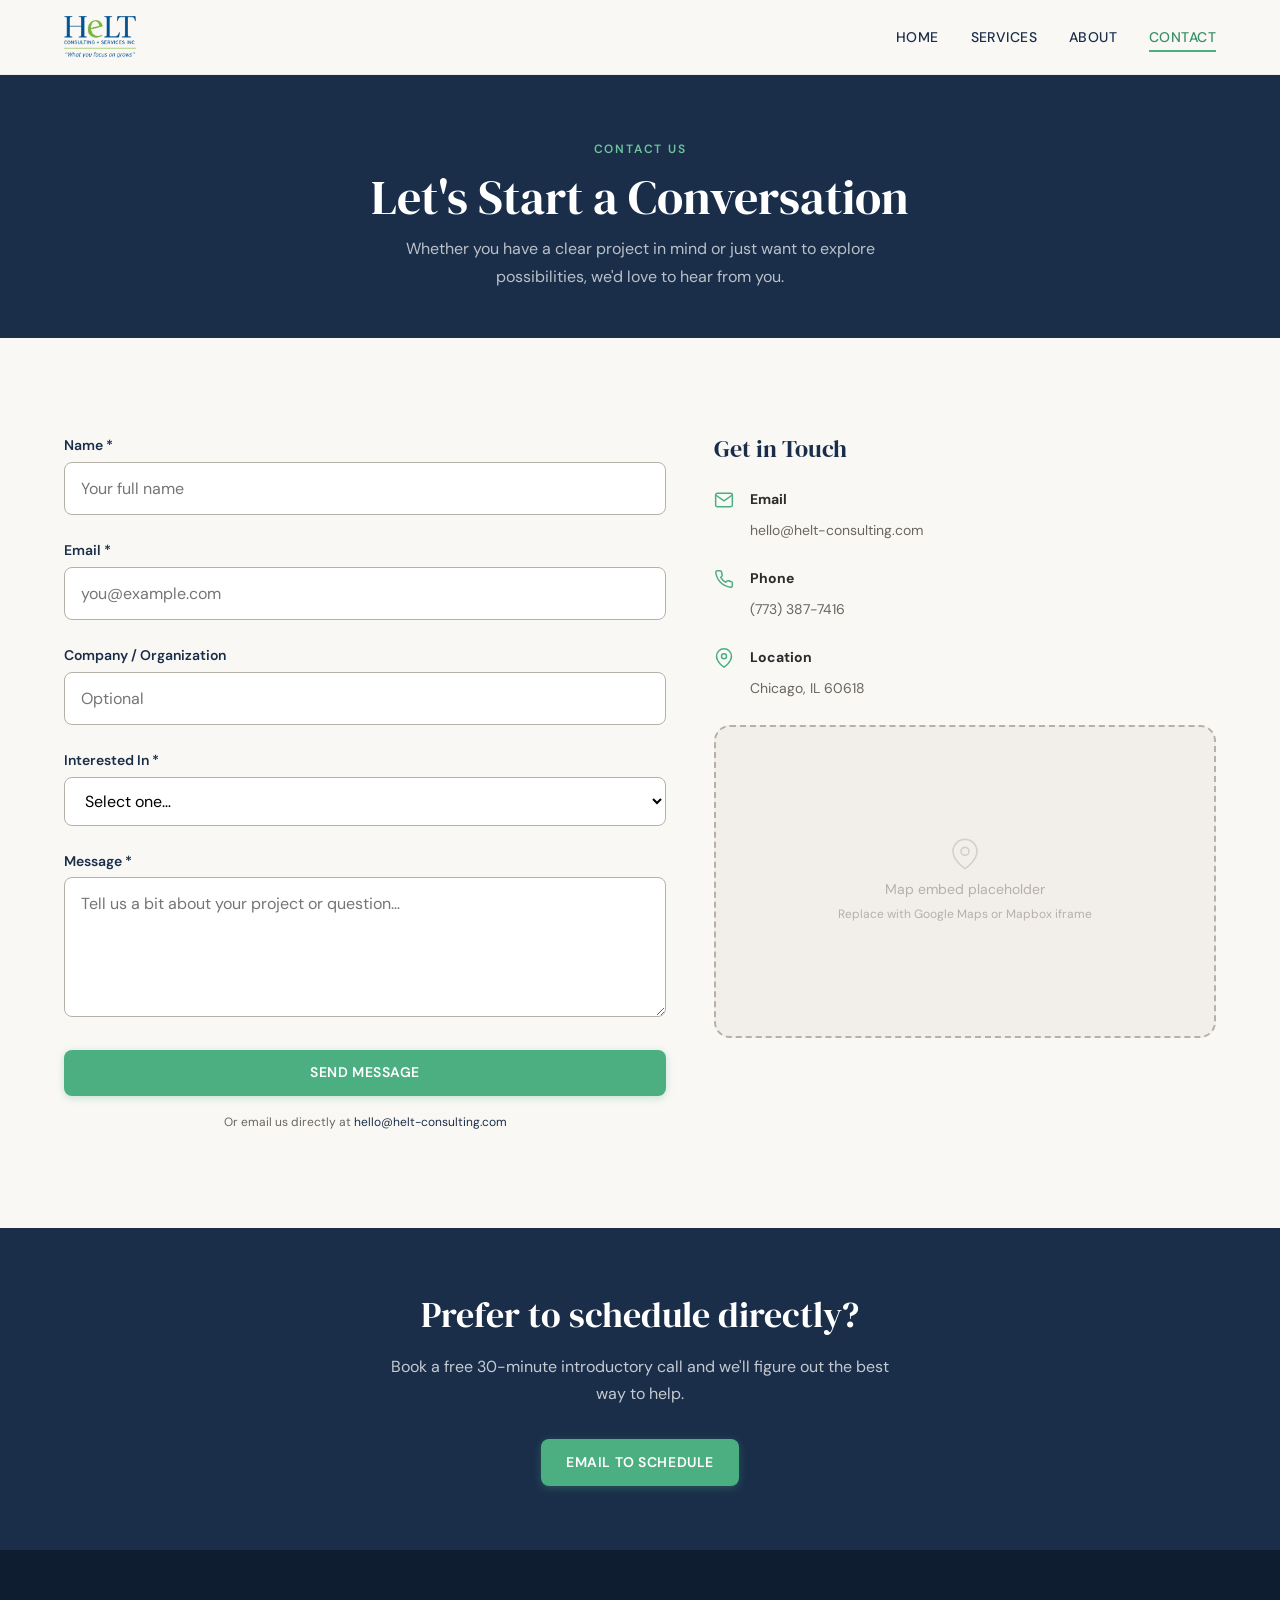
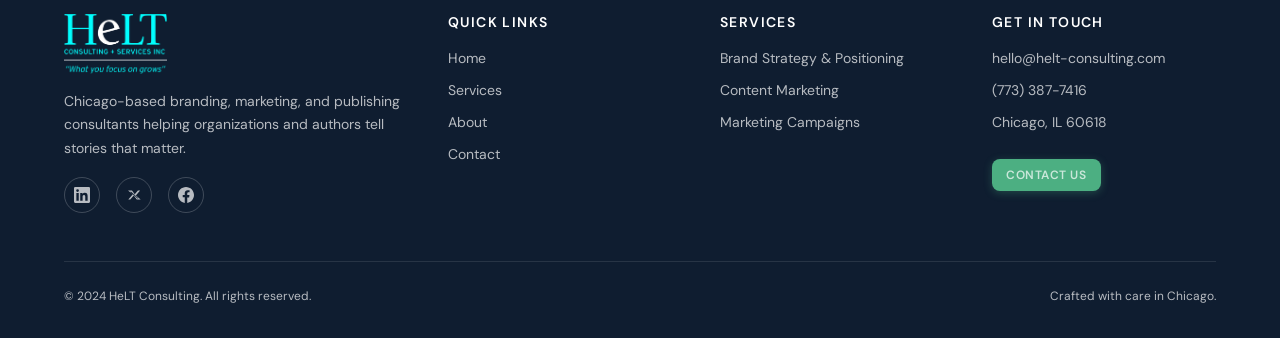
<file: contact.html>
<!DOCTYPE html>
<html lang="en">
<head>
  <meta charset="UTF-8">
  <meta name="viewport" content="width=device-width, initial-scale=1.0">
  <title>Contact — HeLT Consulting</title>
  <meta name="description" content="Get in touch with HeLT Consulting. Schedule a consultation about branding, marketing strategy, or publishing consulting.">
  <meta property="og:title" content="Contact — HeLT Consulting">
  <meta property="og:description" content="Ready to tell your story? Let's start the conversation.">
  <meta property="og:type" content="website">
  <meta property="og:image" content="assets/img/chicago_skyline.jpg">
  <link rel="stylesheet" href="assets/css/styles.css">
</head>
<body>

  <a class="skip-link" href="#main">Skip to main content</a>

  <!-- ===== HEADER ===== -->
  <header class="site-header">
    <div class="container header-inner">
      <a href="index.html" class="logo" aria-label="HeLT Consulting Home">
        <img src="assets/img/brand_logo.png" alt="HeLT Consulting logo" width="160" height="42">
      </a>
      <button class="nav-toggle" id="nav-toggle" aria-expanded="false" aria-controls="main-nav" aria-label="Toggle navigation">
        <span></span><span></span><span></span>
      </button>
      <nav class="main-nav" id="main-nav" aria-label="Primary">
        <ul class="main-nav__list">
          <li><a class="main-nav__link" href="index.html">Home</a></li>
          <li><a class="main-nav__link" href="services.html">Services</a></li>
          <li><a class="main-nav__link" href="about.html">About</a></li>
          <li><a class="main-nav__link" href="contact.html">Contact</a></li>
        </ul>
      </nav>
    </div>
  </header>

  <main id="main">

    <!-- ===== PAGE HEADER ===== -->
    <section class="page-header">
      <div class="container">
        <span class="eyebrow" style="color:var(--clr-green-light);">Contact Us</span>
        <h1>Let's Start a Conversation</h1>
        <p>Whether you have a clear project in mind or just want to explore possibilities, we'd love to hear from you.</p>
      </div>
    </section>

    <!-- ===== CONTACT FORM + INFO ===== -->
    <section class="section">
      <div class="container">
        <div class="contact-layout">

          <!-- Form -->
          <div>
            <!--
              =============================================
              TO WIRE UP A REAL FORM BACKEND:

              Option A — Formspree:
                Change the <form> tag to:
                <form action="https://formspree.io/f/YOUR_FORM_ID" method="POST">
                Remove the JS-based submit handler or keep it for UX.

              Option B — Netlify Forms:
                Add netlify attribute:
                <form name="contact" method="POST" data-netlify="true">
                Add a hidden input:
                <input type="hidden" name="form-name" value="contact">

              Option C — Custom endpoint:
                Use fetch() in main.js to POST JSON to your API.
              =============================================
            -->
            <form id="contact-form" novalidate>
              <div class="form-group">
                <label for="name">Name <span aria-hidden="true">*</span></label>
                <input type="text" id="name" name="name" required autocomplete="name" placeholder="Your full name">
                <p class="error-msg" role="alert">Please enter your name.</p>
              </div>

              <div class="form-group">
                <label for="email">Email <span aria-hidden="true">*</span></label>
                <input type="email" id="email" name="email" required autocomplete="email" placeholder="you@example.com">
                <p class="error-msg" role="alert">Please enter a valid email address.</p>
              </div>

              <div class="form-group">
                <label for="company">Company / Organization</label>
                <input type="text" id="company" name="company" autocomplete="organization" placeholder="Optional">
              </div>

              <div class="form-group">
                <label for="interest">Interested In <span aria-hidden="true">*</span></label>
                <select id="interest" name="interest" required>
                  <option value="">Select one…</option>
                  <option value="branding">Branding &amp; Positioning</option>
                  <option value="research">Market Research &amp; Strategy</option>
                  <option value="marketing">Marketing Campaigns &amp; Content</option>
                  <option value="publishing">Publishing &amp; Author Consulting</option>
                  <option value="general">General Inquiry</option>
                </select>
                <p class="error-msg" role="alert">Please select an area of interest.</p>
              </div>

              <div class="form-group">
                <label for="message">Message <span aria-hidden="true">*</span></label>
                <textarea id="message" name="message" required placeholder="Tell us a bit about your project or question…"></textarea>
                <p class="error-msg" role="alert">Please enter a message.</p>
              </div>

              <button type="submit" class="btn btn--primary" style="width:100%;justify-content:center;">Send Message</button>
              <p style="margin-top:var(--sp-md); font-size:var(--fs-xs); color:var(--clr-text-light); text-align:center;">
                Or email us directly at
                <a href="mailto:hello@helt-consulting.com">hello@helt-consulting.com</a>
              </p>
            </form>

            <!-- Success state -->
            <div id="form-success" class="form-success">
              <svg width="56" height="56" viewBox="0 0 24 24" fill="none" stroke="var(--clr-green)" stroke-width="1.5" stroke-linecap="round" stroke-linejoin="round" style="margin:0 auto var(--sp-md);display:block;">
                <path d="M22 11.08V12a10 10 0 11-5.93-9.14"/>
                <polyline points="22 4 12 14.01 9 11.01"/>
              </svg>
              <h3>Thank you!</h3>
              <p style="color:var(--clr-text-light);">Your message has been received. We'll be in touch within one business day.</p>
              <p style="margin-top:var(--sp-md); font-size:var(--fs-small); color:var(--clr-mid-gray);">
                If you need an immediate response, please email
                <a href="mailto:hello@helt-consulting.com">hello@helt-consulting.com</a>
              </p>
            </div>
          </div>

          <!-- Contact info sidebar -->
          <div class="contact-info">
            <h3>Get in Touch</h3>

            <div class="contact-info__item">
              <svg width="20" height="20" viewBox="0 0 24 24" fill="none" stroke="currentColor" stroke-width="1.8" stroke-linecap="round" stroke-linejoin="round"><path d="M4 4h16c1.1 0 2 .9 2 2v12c0 1.1-.9 2-2 2H4c-1.1 0-2-.9-2-2V6c0-1.1.9-2 2-2z"/><polyline points="22,6 12,13 2,6"/></svg>
              <div>
                <strong>Email</strong>
                <a href="mailto:hello@helt-consulting.com">hello@helt-consulting.com</a>
              </div>
            </div>

            <div class="contact-info__item">
              <svg width="20" height="20" viewBox="0 0 24 24" fill="none" stroke="currentColor" stroke-width="1.8" stroke-linecap="round" stroke-linejoin="round"><path d="M22 16.92v3a2 2 0 01-2.18 2 19.79 19.79 0 01-8.63-3.07 19.5 19.5 0 01-6-6 19.79 19.79 0 01-3.07-8.67A2 2 0 014.11 2h3a2 2 0 012 1.72 12.84 12.84 0 00.7 2.81 2 2 0 01-.45 2.11L8.09 9.91a16 16 0 006 6l1.27-1.27a2 2 0 012.11-.45 12.84 12.84 0 002.81.7A2 2 0 0122 16.92z"/></svg>
              <div>
                <strong>Phone</strong>
                <a href="tel:+17733877416">(773) 387-7416</a>
              </div>
            </div>

            <div class="contact-info__item">
              <svg width="20" height="20" viewBox="0 0 24 24" fill="none" stroke="currentColor" stroke-width="1.8" stroke-linecap="round" stroke-linejoin="round"><path d="M21 10c0 7-9 13-9 13s-9-6-9-13a9 9 0 0118 0z"/><circle cx="12" cy="10" r="3"/></svg>
              <div>
                <strong>Location</strong>
                <span>Chicago, IL 60618</span>
              </div>
            </div>

            <!-- Map placeholder -->
            <div class="map-placeholder">
              <div>
                <svg width="32" height="32" viewBox="0 0 24 24" fill="none" stroke="currentColor" stroke-width="1.2" stroke-linecap="round" stroke-linejoin="round" style="margin:0 auto var(--sp-sm);display:block;opacity:.5;"><path d="M21 10c0 7-9 13-9 13s-9-6-9-13a9 9 0 0118 0z"/><circle cx="12" cy="10" r="3"/></svg>
                Map embed placeholder<br>
                <span style="font-size:var(--fs-xs);">Replace with Google Maps or Mapbox iframe</span>
              </div>
            </div>
          </div>

        </div>
      </div>
    </section>

    <!-- ===== CTA BAND ===== -->
    <section class="cta-band">
      <div class="container">
        <h2>Prefer to schedule directly?</h2>
        <p>Book a free 30-minute introductory call and we'll figure out the best way to help.</p>
        <a href="mailto:hello@helt-consulting.com?subject=Consultation%20Request" class="btn btn--primary">Email to Schedule</a>
      </div>
    </section>

  </main>

  <!-- ===== FOOTER ===== -->
  <footer class="site-footer">
    <div class="container">
      <div class="footer-grid">
        <div class="footer-brand">
          <img src="assets/img/brand_logo.png" alt="HeLT Consulting">
          <p>Chicago-based branding, marketing, and publishing consultants helping organizations and authors tell stories that matter.</p>
          <div class="social-links">
            <a href="https://www.linkedin.com/in/heiditoboni" target="_blank" rel="noopener" aria-label="LinkedIn"><svg width="16" height="16" fill="currentColor" viewBox="0 0 24 24"><path d="M20.45 20.45h-3.56v-5.57c0-1.33-.02-3.04-1.85-3.04-1.85 0-2.14 1.45-2.14 2.94v5.67H9.35V9h3.41v1.56h.05a3.74 3.74 0 013.37-1.85c3.6 0 4.27 2.37 4.27 5.46v6.28zM5.34 7.43a2.06 2.06 0 11-.01-4.13 2.06 2.06 0 01.01 4.13zM7.12 20.45H3.56V9h3.56v11.45zM22.22 0H1.77A1.75 1.75 0 000 1.73v20.54A1.75 1.75 0 001.77 24h20.45A1.76 1.76 0 0024 22.27V1.73A1.76 1.76 0 0022.22 0z"/></svg></a>
            <a href="https://x.com/hltoboni" target="_blank" rel="noopener" aria-label="Twitter / X"><svg width="16" height="16" fill="currentColor" viewBox="0 0 24 24"><path d="M18.24 5.37h2.9l-6.33 7.24L22 18.63h-5.83l-4.57-5.97-5.23 5.97H3.46l6.77-7.74L3 5.37h5.98l4.13 5.46 4.77-5.46h.36zM17.18 17.27h1.6L7.87 7h-1.72l11.03 10.27z"/></svg></a>
            <a href="https://www.facebook.com/heidi.toboni/" target="_blank" rel="noopener" aria-label="Facebook"><svg width="16" height="16" fill="currentColor" viewBox="0 0 24 24"><path d="M24 12.07C24 5.41 18.63 0 12 0S0 5.41 0 12.07c0 6.02 4.39 11.01 10.13 11.93v-8.44H7.08v-3.49h3.04V9.41c0-3.02 1.79-4.69 4.53-4.69 1.31 0 2.69.24 2.69.24v2.97h-1.51c-1.49 0-1.96.93-1.96 1.89v2.26h3.33l-.53 3.49h-2.8v8.44C19.61 23.08 24 18.09 24 12.07z"/></svg></a>
          </div>
        </div>
        <div>
          <h4>Quick Links</h4>
          <ul class="footer-links">
            <li><a href="index.html">Home</a></li>
            <li><a href="services.html">Services</a></li>
            <li><a href="about.html">About</a></li>
            <li><a href="contact.html">Contact</a></li>
          </ul>
        </div>
        <div>
          <h4>Services</h4>
          <ul class="footer-links">
            <li><a href="services.html#branding">Brand Strategy &amp; Positioning</a></li>
            <li><a href="services.html#content">Content Marketing</a></li>
            <li><a href="services.html#marketing">Marketing Campaigns</a></li>
          </ul>
        </div>
        <div>
          <h4>Get in Touch</h4>
          <ul class="footer-links">
            <li>hello@helt-consulting.com</li>
            <li>(773) 387-7416</li>
            <li>Chicago, IL 60618</li>
          </ul>
          <a href="contact.html" class="btn btn--primary btn--small" style="margin-top:var(--sp-md);">Contact Us</a>
        </div>
      </div>
      <div class="footer-bottom">
        <span>&copy; 2024 HeLT Consulting. All rights reserved.</span>
        <span>Crafted with care in Chicago.</span>
      </div>
    </div>
  </footer>

  <script src="assets/js/main.js"></script>
</body>
</html>
</file>
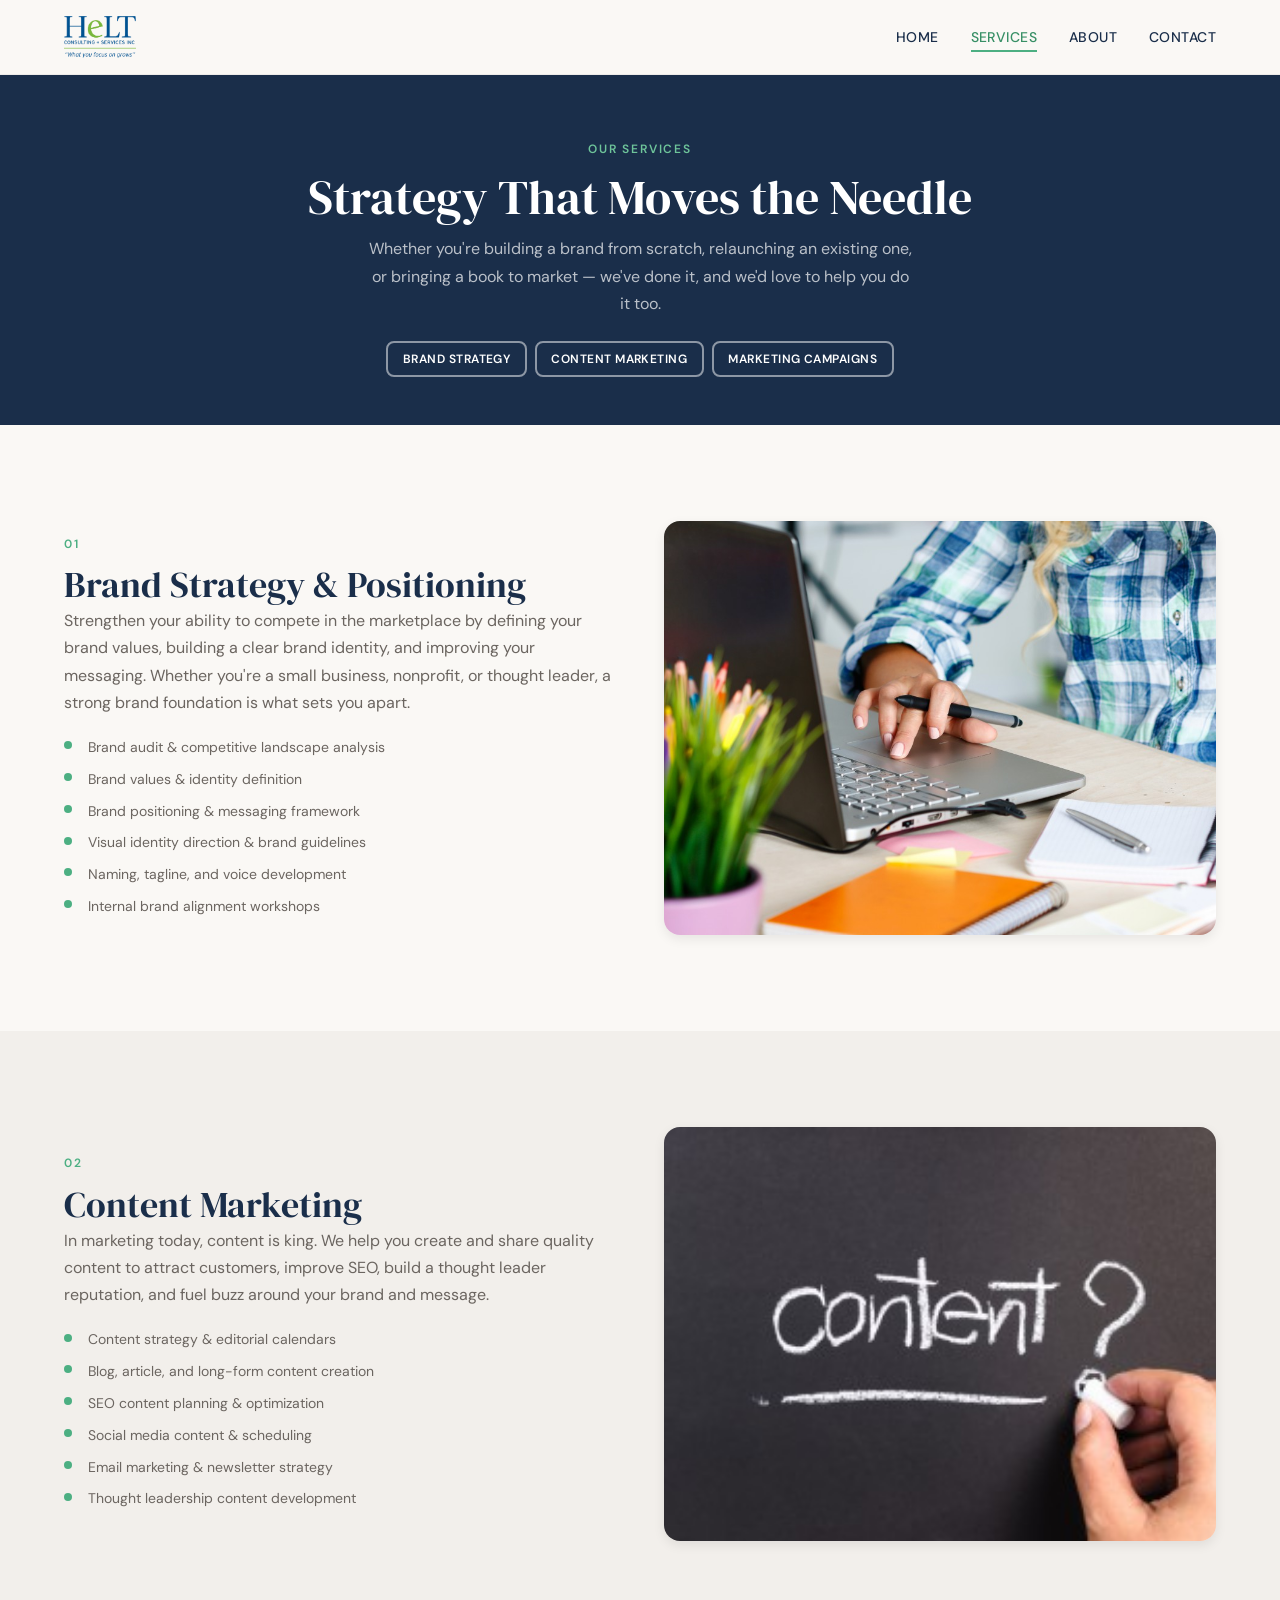
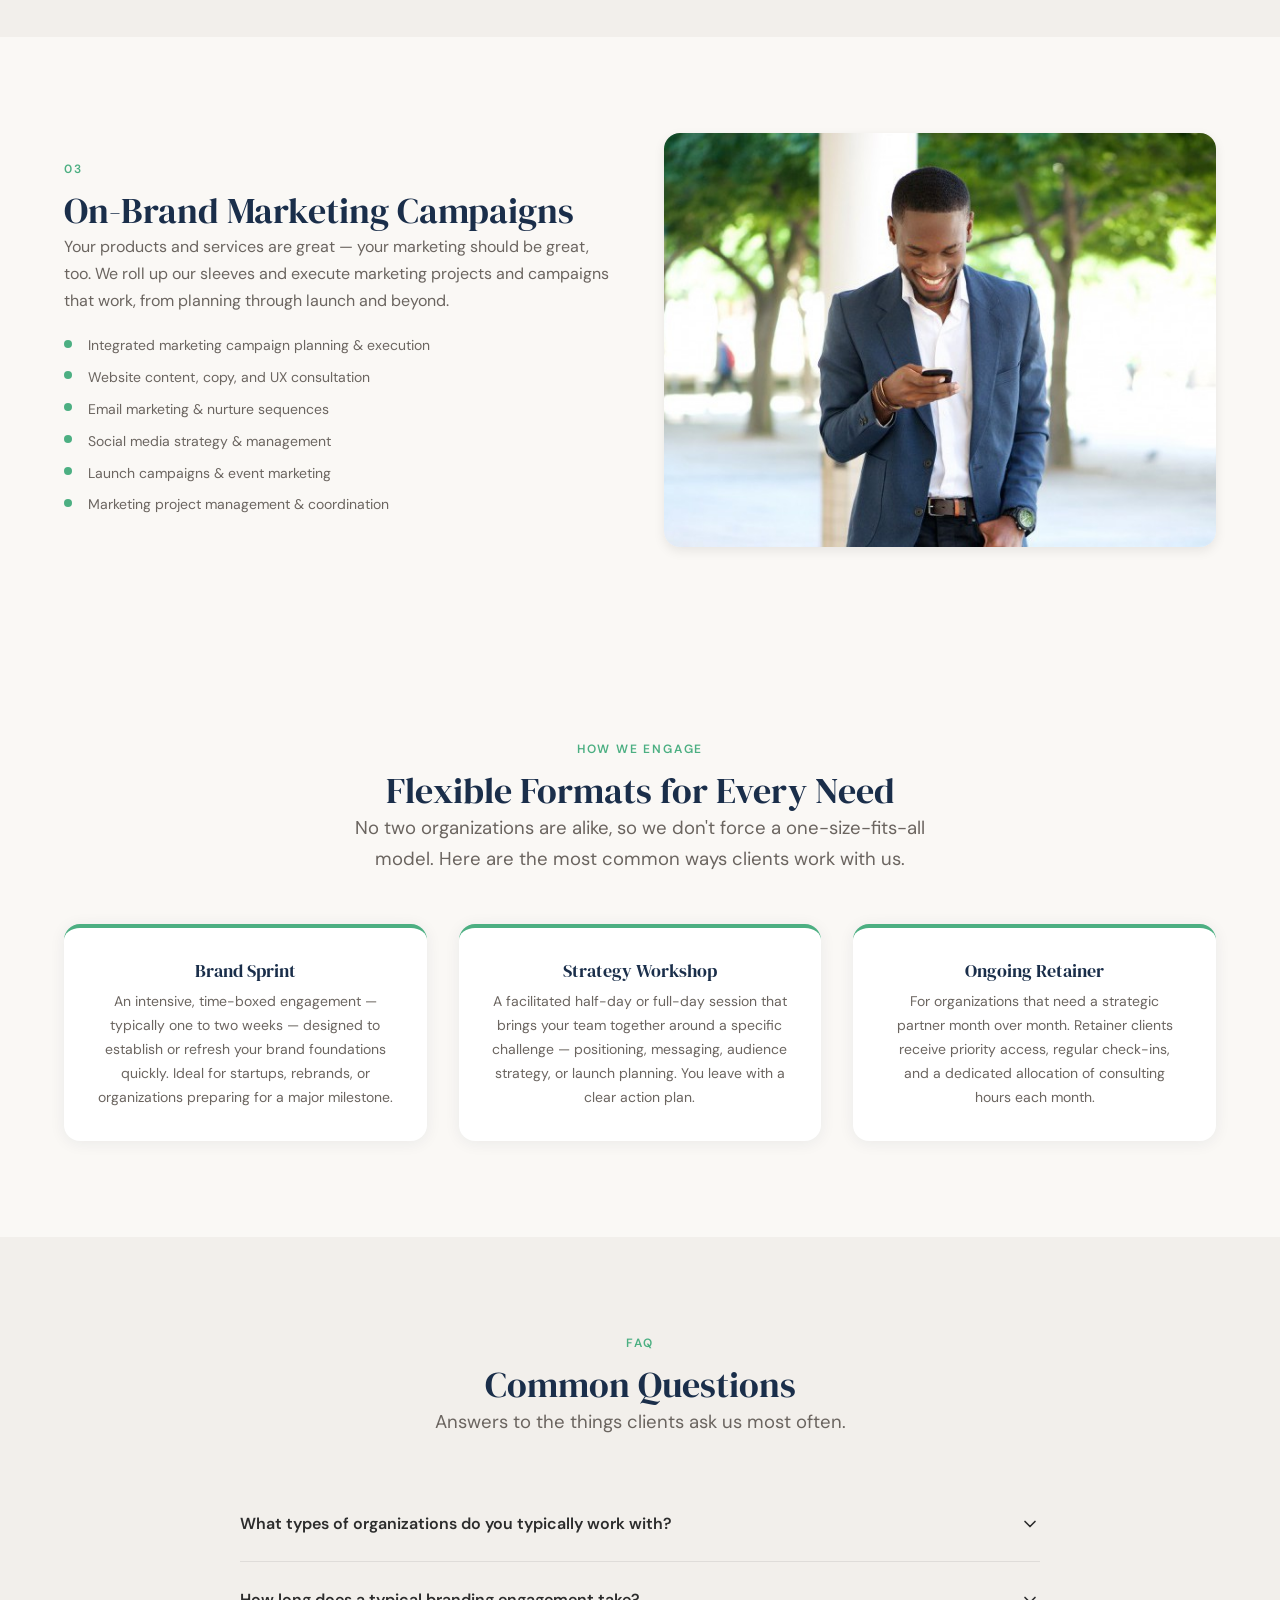
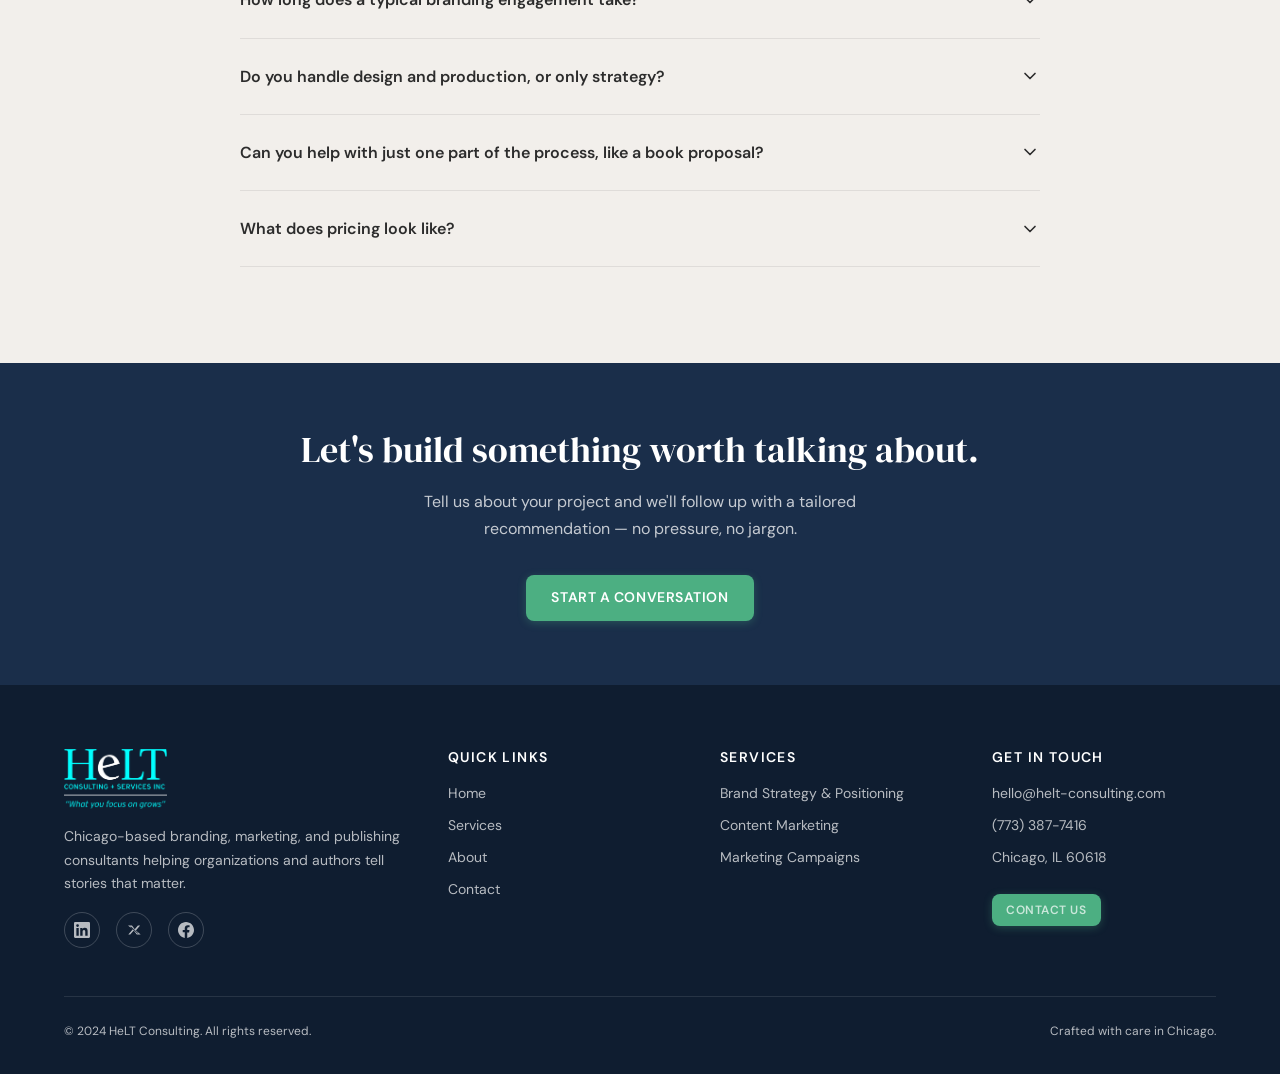
<file: services.html>
<!DOCTYPE html>
<html lang="en">
<head>
  <meta charset="UTF-8">
  <meta name="viewport" content="width=device-width, initial-scale=1.0">
  <title>Services — HeLT Consulting</title>
  <meta name="description" content="Explore HeLT Consulting's branding, market research, marketing, and publishing consulting services for businesses, nonprofits, and authors.">
  <meta property="og:title" content="Services — HeLT Consulting">
  <meta property="og:description" content="Branding, strategy, marketing execution, and publishing consulting — tailored to your goals.">
  <meta property="og:type" content="website">
  <meta property="og:image" content="assets/img/brand_strategy_&_positioning.jpg">
  <link rel="stylesheet" href="assets/css/styles.css">
</head>
<body>

  <a class="skip-link" href="#main">Skip to main content</a>

  <!-- ===== HEADER ===== -->
  <header class="site-header">
    <div class="container header-inner">
      <a href="index.html" class="logo" aria-label="HeLT Consulting Home">
        <img src="assets/img/brand_logo.png" alt="HeLT Consulting logo" width="160" height="42">
      </a>
      <button class="nav-toggle" id="nav-toggle" aria-expanded="false" aria-controls="main-nav" aria-label="Toggle navigation">
        <span></span><span></span><span></span>
      </button>
      <nav class="main-nav" id="main-nav" aria-label="Primary">
        <ul class="main-nav__list">
          <li><a class="main-nav__link" href="index.html">Home</a></li>
          <li><a class="main-nav__link" href="services.html">Services</a></li>
          <li><a class="main-nav__link" href="about.html">About</a></li>
          <li><a class="main-nav__link" href="contact.html">Contact</a></li>
        </ul>
      </nav>
    </div>
  </header>

  <main id="main">

    <!-- ===== PAGE HEADER ===== -->
    <section class="page-header">
      <div class="container">
        <span class="eyebrow" style="color:var(--clr-green-light);">Our Services</span>
        <h1>Strategy That Moves the Needle</h1>
        <p>Whether you're building a brand from scratch, relaunching an existing one, or bringing a book to market — we've done it, and we'd love to help you do it too.</p>
        <div class="anchor-nav" style="margin-top:var(--sp-lg);">
          <a href="#branding" class="btn btn--secondary-light btn--small">Brand Strategy</a>
          <a href="#content" class="btn btn--secondary-light btn--small">Content Marketing</a>
          <a href="#marketing" class="btn btn--secondary-light btn--small">Marketing Campaigns</a>
        </div>
      </div>
    </section>

    <!-- ===== BRAND STRATEGY ===== -->
    <section id="branding" class="section">
      <div class="container">
        <div class="service-section fade-up">
          <div class="service-section__content">
            <span class="eyebrow">01</span>
            <h2>Brand Strategy &amp; Positioning</h2>
            <p>Strengthen your ability to compete in the marketplace by defining your brand values, building a clear brand identity, and improving your messaging. Whether you're a small business, nonprofit, or thought leader, a strong brand foundation is what sets you apart.</p>
            <ul class="deliverables">
              <li>Brand audit &amp; competitive landscape analysis</li>
              <li>Brand values &amp; identity definition</li>
              <li>Brand positioning &amp; messaging framework</li>
              <li>Visual identity direction &amp; brand guidelines</li>
              <li>Naming, tagline, and voice development</li>
              <li>Internal brand alignment workshops</li>
            </ul>
          </div>
          <div class="service-section__image">
            <img src="assets/img/brand_strategy_&_positioning.jpg" alt="Brand strategy and positioning workshop materials" width="600" height="450">
          </div>
        </div>
      </div>
    </section>

    <!-- ===== CONTENT MARKETING ===== -->
    <section id="content" class="section section--alt">
      <div class="container">
        <div class="service-section fade-up">
          <div class="service-section__content">
            <span class="eyebrow">02</span>
            <h2>Content Marketing</h2>
            <p>In marketing today, content is king. We help you create and share quality content to attract customers, improve SEO, build a thought leader reputation, and fuel buzz around your brand and message.</p>
            <ul class="deliverables">
              <li>Content strategy &amp; editorial calendars</li>
              <li>Blog, article, and long-form content creation</li>
              <li>SEO content planning &amp; optimization</li>
              <li>Social media content &amp; scheduling</li>
              <li>Email marketing &amp; newsletter strategy</li>
              <li>Thought leadership content development</li>
            </ul>
          </div>
          <div class="service-section__image">
            <img src="assets/img/content.jpg" alt="Content marketing strategy and editorial planning" width="600" height="450">
          </div>
        </div>
      </div>
    </section>

    <!-- ===== ON-BRAND MARKETING CAMPAIGNS ===== -->
    <section id="marketing" class="section">
      <div class="container">
        <div class="service-section fade-up">
          <div class="service-section__content">
            <span class="eyebrow">03</span>
            <h2>On-Brand Marketing Campaigns</h2>
            <p>Your products and services are great — your marketing should be great, too. We roll up our sleeves and execute marketing projects and campaigns that work, from planning through launch and beyond.</p>
            <ul class="deliverables">
              <li>Integrated marketing campaign planning &amp; execution</li>
              <li>Website content, copy, and UX consultation</li>
              <li>Email marketing &amp; nurture sequences</li>
              <li>Social media strategy &amp; management</li>
              <li>Launch campaigns &amp; event marketing</li>
              <li>Marketing project management &amp; coordination</li>
            </ul>
          </div>
          <div class="service-section__image">
            <img src="assets/img/on-brand_marketing_campaigns.jpg" alt="On-brand marketing campaign planning session" width="600" height="450">
          </div>
        </div>
      </div>
    </section>

    <!-- ===== TYPICAL ENGAGEMENTS ===== -->
    <section class="section text-center">
      <div class="container">
        <span class="eyebrow">How We Engage</span>
        <h2>Flexible Formats for Every Need</h2>
        <p class="lead lead--center" style="margin-bottom:var(--sp-2xl);">No two organizations are alike, so we don't force a one-size-fits-all model. Here are the most common ways clients work with us.</p>

        <div class="engagement-grid">
          <div class="engagement-card fade-up">
            <h4>Brand Sprint</h4>
            <p>An intensive, time-boxed engagement — typically one to two weeks — designed to establish or refresh your brand foundations quickly. Ideal for startups, rebrands, or organizations preparing for a major milestone.</p>
          </div>
          <div class="engagement-card fade-up">
            <h4>Strategy Workshop</h4>
            <p>A facilitated half-day or full-day session that brings your team together around a specific challenge — positioning, messaging, audience strategy, or launch planning. You leave with a clear action plan.</p>
          </div>
          <div class="engagement-card fade-up">
            <h4>Ongoing Retainer</h4>
            <p>For organizations that need a strategic partner month over month. Retainer clients receive priority access, regular check-ins, and a dedicated allocation of consulting hours each month.</p>
          </div>
        </div>
      </div>
    </section>

    <!-- ===== FAQ ===== -->
    <section class="section section--alt">
      <div class="container text-center">
        <span class="eyebrow">FAQ</span>
        <h2>Common Questions</h2>
        <p class="lead lead--center" style="margin-bottom:var(--sp-2xl);">Answers to the things clients ask us most often.</p>
      </div>
      <div class="container">
        <div class="faq-list">

          <details class="faq-item">
            <summary>
              What types of organizations do you typically work with?
              <svg class="faq-chevron" viewBox="0 0 24 24" fill="none" stroke="currentColor" stroke-width="2" stroke-linecap="round" stroke-linejoin="round"><polyline points="6 9 12 15 18 9"/></svg>
            </summary>
            <div class="faq-answer">We work primarily with small-to-medium businesses, nonprofits, publishers, and individual authors. Our clients range from early-stage startups looking for their first brand identity to established organizations navigating a rebrand or new market entry. If you have a story to tell and need help telling it well, we're probably a good fit.</div>
          </details>

          <details class="faq-item">
            <summary>
              How long does a typical branding engagement take?
              <svg class="faq-chevron" viewBox="0 0 24 24" fill="none" stroke="currentColor" stroke-width="2" stroke-linecap="round" stroke-linejoin="round"><polyline points="6 9 12 15 18 9"/></svg>
            </summary>
            <div class="faq-answer">It depends on scope. A focused brand sprint can be completed in one to two weeks, while a comprehensive brand strategy with messaging, visual direction, and guidelines typically takes four to eight weeks. We'll scope the timeline together during our initial conversation so there are no surprises.</div>
          </details>

          <details class="faq-item">
            <summary>
              Do you handle design and production, or only strategy?
              <svg class="faq-chevron" viewBox="0 0 24 24" fill="none" stroke="currentColor" stroke-width="2" stroke-linecap="round" stroke-linejoin="round"><polyline points="6 9 12 15 18 9"/></svg>
            </summary>
            <div class="faq-answer">Our core focus is strategy and consulting, but we regularly collaborate with trusted design, development, and production partners to bring work to life. For many clients we serve as a strategic hub — defining the direction and then coordinating execution with specialist partners or your in-house team.</div>
          </details>

          <details class="faq-item">
            <summary>
              Can you help with just one part of the process, like a book proposal?
              <svg class="faq-chevron" viewBox="0 0 24 24" fill="none" stroke="currentColor" stroke-width="2" stroke-linecap="round" stroke-linejoin="round"><polyline points="6 9 12 15 18 9"/></svg>
            </summary>
            <div class="faq-answer">Absolutely. While many clients engage us across multiple phases, we're happy to scope a focused engagement around a single deliverable — whether that's a book proposal, a messaging framework, a campaign plan, or a competitive audit. Whatever you need, we'll tailor the engagement accordingly.</div>
          </details>

          <details class="faq-item">
            <summary>
              What does pricing look like?
              <svg class="faq-chevron" viewBox="0 0 24 24" fill="none" stroke="currentColor" stroke-width="2" stroke-linecap="round" stroke-linejoin="round"><polyline points="6 9 12 15 18 9"/></svg>
            </summary>
            <div class="faq-answer">Every engagement is scoped individually based on your goals, timeline, and the depth of work required. We provide a clear proposal and fixed-fee quote after our initial discovery conversation so you know exactly what to expect. Reach out and we'll put together a custom recommendation for you.</div>
          </details>

        </div>
      </div>
    </section>

    <!-- ===== CTA BAND ===== -->
    <section class="cta-band">
      <div class="container">
        <h2>Let's build something worth talking about.</h2>
        <p>Tell us about your project and we'll follow up with a tailored recommendation — no pressure, no jargon.</p>
        <a href="contact.html" class="btn btn--primary">Start a Conversation</a>
      </div>
    </section>

  </main>

  <!-- ===== FOOTER ===== -->
  <footer class="site-footer">
    <div class="container">
      <div class="footer-grid">
        <div class="footer-brand">
          <img src="assets/img/brand_logo.png" alt="HeLT Consulting">
          <p>Chicago-based branding, marketing, and publishing consultants helping organizations and authors tell stories that matter.</p>
          <div class="social-links">
            <a href="https://www.linkedin.com/in/heiditoboni" target="_blank" rel="noopener" aria-label="LinkedIn"><svg width="16" height="16" fill="currentColor" viewBox="0 0 24 24"><path d="M20.45 20.45h-3.56v-5.57c0-1.33-.02-3.04-1.85-3.04-1.85 0-2.14 1.45-2.14 2.94v5.67H9.35V9h3.41v1.56h.05a3.74 3.74 0 013.37-1.85c3.6 0 4.27 2.37 4.27 5.46v6.28zM5.34 7.43a2.06 2.06 0 11-.01-4.13 2.06 2.06 0 01.01 4.13zM7.12 20.45H3.56V9h3.56v11.45zM22.22 0H1.77A1.75 1.75 0 000 1.73v20.54A1.75 1.75 0 001.77 24h20.45A1.76 1.76 0 0024 22.27V1.73A1.76 1.76 0 0022.22 0z"/></svg></a>
            <a href="https://x.com/hltoboni" target="_blank" rel="noopener" aria-label="Twitter / X"><svg width="16" height="16" fill="currentColor" viewBox="0 0 24 24"><path d="M18.24 5.37h2.9l-6.33 7.24L22 18.63h-5.83l-4.57-5.97-5.23 5.97H3.46l6.77-7.74L3 5.37h5.98l4.13 5.46 4.77-5.46h.36zM17.18 17.27h1.6L7.87 7h-1.72l11.03 10.27z"/></svg></a>
            <a href="https://www.facebook.com/heidi.toboni/" target="_blank" rel="noopener" aria-label="Facebook"><svg width="16" height="16" fill="currentColor" viewBox="0 0 24 24"><path d="M24 12.07C24 5.41 18.63 0 12 0S0 5.41 0 12.07c0 6.02 4.39 11.01 10.13 11.93v-8.44H7.08v-3.49h3.04V9.41c0-3.02 1.79-4.69 4.53-4.69 1.31 0 2.69.24 2.69.24v2.97h-1.51c-1.49 0-1.96.93-1.96 1.89v2.26h3.33l-.53 3.49h-2.8v8.44C19.61 23.08 24 18.09 24 12.07z"/></svg></a>
          </div>
        </div>
        <div>
          <h4>Quick Links</h4>
          <ul class="footer-links">
            <li><a href="index.html">Home</a></li>
            <li><a href="services.html">Services</a></li>
            <li><a href="about.html">About</a></li>
            <li><a href="contact.html">Contact</a></li>
          </ul>
        </div>
        <div>
          <h4>Services</h4>
          <ul class="footer-links">
            <li><a href="services.html#branding">Brand Strategy &amp; Positioning</a></li>
            <li><a href="services.html#content">Content Marketing</a></li>
            <li><a href="services.html#marketing">Marketing Campaigns</a></li>
          </ul>
        </div>
        <div>
          <h4>Get in Touch</h4>
          <ul class="footer-links">
            <li>hello@helt-consulting.com</li>
            <li>(773) 387-7416</li>
            <li>Chicago, IL 60618</li>
          </ul>
          <a href="contact.html" class="btn btn--primary btn--small" style="margin-top:var(--sp-md);">Contact Us</a>
        </div>
      </div>
      <div class="footer-bottom">
        <span>&copy; 2024 HeLT Consulting. All rights reserved.</span>
        <span>Crafted with care in Chicago.</span>
      </div>
    </div>
  </footer>

  <script src="assets/js/main.js"></script>
</body>
</html>
</file>
<file: assets/css/styles.css>
/* ============================================================
   HeLT Consulting — Design System & Styles
   ============================================================ */

/* --- Google Fonts --- */
@import url('https://fonts.googleapis.com/css2?family=DM+Serif+Display:ital@0;1&family=DM+Sans:ital,opsz,wght@0,9..40,300..700;1,9..40,300..700&display=swap');

/* === DESIGN TOKENS === */
:root {
  /* Colors — HeLT palette */
  --clr-navy:        #1a2e4a;
  --clr-navy-light:  #2a4570;
  --clr-navy-dark:   #0f1d30;
  --clr-green:       #4caf82;
  --clr-green-light: #6ec49a;
  --clr-green-dark:  #378f65;
  --clr-cream:       #faf8f5;
  --clr-warm-gray:   #f2efeb;
  --clr-mid-gray:    #b5b0a8;
  --clr-text:        #2c2c2c;
  --clr-text-light:  #6b6560;
  --clr-white:       #ffffff;
  --clr-overlay:     rgba(26, 46, 74, .65);

  /* Typography */
  --ff-heading: 'DM Serif Display', Georgia, serif;
  --ff-body:    'DM Sans', system-ui, sans-serif;

  /* Type scale (clamp for fluid) */
  --fs-hero:  clamp(2.4rem, 5vw + 1rem, 4rem);
  --fs-h1:    clamp(2rem, 3.5vw + .5rem, 3rem);
  --fs-h2:    clamp(1.6rem, 2.5vw + .4rem, 2.25rem);
  --fs-h3:    clamp(1.25rem, 1.5vw + .3rem, 1.5rem);
  --fs-h4:    1.125rem;
  --fs-body:  1rem;
  --fs-small: .875rem;
  --fs-xs:    .75rem;

  /* Spacing scale */
  --sp-xs:  .25rem;
  --sp-sm:  .5rem;
  --sp-md:  1rem;
  --sp-lg:  1.5rem;
  --sp-xl:  2rem;
  --sp-2xl: 3rem;
  --sp-3xl: 4rem;
  --sp-4xl: 6rem;

  /* Layout */
  --max-w:      1200px;
  --max-w-narrow: 800px;

  /* Radii */
  --radius-sm:  4px;
  --radius-md:  8px;
  --radius-lg:  16px;
  --radius-xl:  24px;

  /* Shadows */
  --shadow-sm:  0 1px 3px rgba(0,0,0,.06);
  --shadow-md:  0 4px 12px rgba(0,0,0,.08);
  --shadow-lg:  0 8px 30px rgba(0,0,0,.1);
  --shadow-card:0 2px 16px rgba(26,46,74,.07);

  /* Transitions */
  --ease-out: cubic-bezier(.25,.46,.45,.94);
  --dur:      .3s;
}

/* === RESET === */
*,*::before,*::after { box-sizing: border-box; margin: 0; padding: 0; }
html { scroll-behavior: smooth; scroll-padding-top: 90px; }
body {
  font-family: var(--ff-body);
  font-size: var(--fs-body);
  color: var(--clr-text);
  background: var(--clr-cream);
  line-height: 1.7;
  -webkit-font-smoothing: antialiased;
}
img { max-width: 100%; height: auto; display: block; }
a { color: var(--clr-navy); text-decoration: none; transition: color var(--dur) var(--ease-out); }
a:hover { color: var(--clr-green); }
ul, ol { list-style: none; }
button { font: inherit; cursor: pointer; border: none; background: none; }
h1,h2,h3,h4 { font-family: var(--ff-heading); font-weight: 400; line-height: 1.25; color: var(--clr-navy); }
h1 { font-size: var(--fs-h1); }
h2 { font-size: var(--fs-h2); }
h3 { font-size: var(--fs-h3); }
h4 { font-size: var(--fs-h4); }

/* === UTILITY === */
.sr-only {
  position: absolute; width: 1px; height: 1px;
  padding: 0; margin: -1px; overflow: hidden;
  clip: rect(0,0,0,0); white-space: nowrap; border: 0;
}
.container {
  width: 90%;
  max-width: var(--max-w);
  margin-inline: auto;
}
.container--narrow { max-width: var(--max-w-narrow); }
.section { padding: var(--sp-4xl) 0; }
.section--alt { background: var(--clr-warm-gray); }
.section--dark { background: var(--clr-navy); color: var(--clr-cream); }
.section--dark h2,
.section--dark h3,
.section--dark h4 { color: var(--clr-white); }
.text-center { text-align: center; }
.eyebrow {
  font-family: var(--ff-body);
  font-weight: 600;
  font-size: var(--fs-xs);
  letter-spacing: .15em;
  text-transform: uppercase;
  color: var(--clr-green);
  margin-bottom: var(--sp-sm);
  display: block;
}
.lead { font-size: clamp(1.05rem, 1.2vw + .2rem, 1.2rem); color: var(--clr-text-light); max-width: 600px; }
.lead--center { margin-inline: auto; }

/* === SKIP LINK === */
.skip-link {
  position: absolute; top: -100%; left: var(--sp-md);
  background: var(--clr-navy); color: var(--clr-white);
  padding: var(--sp-sm) var(--sp-md); border-radius: var(--radius-sm);
  z-index: 1000; font-size: var(--fs-small);
}
.skip-link:focus { top: var(--sp-sm); }

/* === BUTTONS === */
.btn {
  display: inline-flex; align-items: center; gap: var(--sp-sm);
  padding: .8em 1.8em;
  font-family: var(--ff-body); font-weight: 600; font-size: var(--fs-small);
  letter-spacing: .04em; text-transform: uppercase;
  border-radius: var(--radius-md);
  transition: all var(--dur) var(--ease-out);
  white-space: nowrap;
}
.btn:focus-visible {
  outline: 3px solid var(--clr-green-light);
  outline-offset: 2px;
}
.btn--primary {
  background: var(--clr-green); color: var(--clr-white);
  box-shadow: 0 2px 8px rgba(76,175,130,.3);
}
.btn--primary:hover {
  background: var(--clr-green-dark); color: var(--clr-white);
  transform: translateY(-1px);
  box-shadow: 0 4px 16px rgba(76,175,130,.35);
}
.btn--secondary {
  background: transparent; color: var(--clr-navy);
  border: 2px solid var(--clr-navy);
}
.btn--secondary:hover {
  background: var(--clr-navy); color: var(--clr-white);
}
.btn--secondary-light {
  background: transparent; color: var(--clr-white);
  border: 2px solid rgba(255,255,255,.5);
}
.btn--secondary-light:hover {
  border-color: var(--clr-white); background: rgba(255,255,255,.1);
  color: var(--clr-white);
}
.btn--text {
  background: none; padding: 0; text-transform: none;
  font-weight: 600; color: var(--clr-green-dark);
  letter-spacing: 0;
  border-bottom: 2px solid transparent;
}
.btn--text:hover { border-bottom-color: var(--clr-green); }
.btn--small { padding: .5em 1.2em; font-size: var(--fs-xs); }

/* === HEADER === */
.site-header {
  position: sticky; top: 0; z-index: 900;
  background: rgba(250,248,245,.92);
  backdrop-filter: blur(12px);
  -webkit-backdrop-filter: blur(12px);
  border-bottom: 1px solid rgba(0,0,0,.05);
  transition: box-shadow var(--dur) var(--ease-out);
}
.site-header.scrolled { box-shadow: var(--shadow-md); }
.header-inner {
  display: flex; align-items: center; justify-content: space-between;
  padding: var(--sp-md) 0;
  min-height: 70px;
}
.logo { display: flex; align-items: center; gap: var(--sp-sm); }
.logo img { height: 42px; width: auto; }
.logo span {
  font-family: var(--ff-heading); font-size: 1.25rem; color: var(--clr-navy);
  display: none;
}

/* Nav */
.main-nav__list {
  display: flex; gap: var(--sp-xl); align-items: center;
}
.main-nav__link {
  font-weight: 500; font-size: var(--fs-small);
  letter-spacing: .03em; text-transform: uppercase;
  padding: var(--sp-xs) 0;
  position: relative;
}
.main-nav__link::after {
  content: ''; position: absolute; bottom: -2px; left: 0;
  width: 0; height: 2px; background: var(--clr-green);
  transition: width var(--dur) var(--ease-out);
}
.main-nav__link:hover::after,
.main-nav__link[aria-current="page"]::after { width: 100%; }
.main-nav__link[aria-current="page"] { color: var(--clr-green-dark); }

/* Hamburger */
.nav-toggle {
  display: none;
  flex-direction: column; gap: 5px;
  width: 28px; padding: var(--sp-xs);
  z-index: 910;
}
.nav-toggle span {
  display: block; height: 2px; width: 100%;
  background: var(--clr-navy); border-radius: 2px;
  transition: all var(--dur) var(--ease-out);
}
.nav-toggle[aria-expanded="true"] span:nth-child(1) {
  transform: translateY(7px) rotate(45deg);
}
.nav-toggle[aria-expanded="true"] span:nth-child(2) { opacity: 0; }
.nav-toggle[aria-expanded="true"] span:nth-child(3) {
  transform: translateY(-7px) rotate(-45deg);
}

@media (max-width: 768px) {
  .nav-toggle { display: flex; }
  .main-nav {
    position: fixed; inset: 0; z-index: 905;
    background: rgba(250,248,245,.98);
    backdrop-filter: blur(16px);
    display: flex; align-items: center; justify-content: center;
    opacity: 0; visibility: hidden;
    transition: opacity var(--dur) var(--ease-out), visibility var(--dur) var(--ease-out);
  }
  .main-nav.is-open { opacity: 1; visibility: visible; }
  .main-nav__list {
    flex-direction: column; gap: var(--sp-xl); text-align: center;
  }
  .main-nav__link { font-size: 1.25rem; }
}

/* === HERO === */
.hero {
  position: relative;
  display: grid; grid-template-columns: 1fr 1fr;
  min-height: 80vh;
  overflow: hidden;
}
.hero__content {
  display: flex; flex-direction: column; justify-content: center;
  padding: var(--sp-4xl) var(--sp-2xl) var(--sp-4xl) 0;
  padding-left: max(5%, calc((100vw - var(--max-w)) / 2 + 5%));
  gap: var(--sp-lg);
}
.hero__title { font-size: var(--fs-hero); line-height: 1.1; }
.hero__title em {
  font-style: italic; color: var(--clr-green);
}
.hero__subtitle {
  font-size: clamp(1.05rem, 1.5vw, 1.2rem);
  color: var(--clr-text-light);
  max-width: 480px;
}
.hero__actions { display: flex; gap: var(--sp-md); flex-wrap: wrap; margin-top: var(--sp-sm); }
.hero__image {
  position: relative;
}
.hero__image img {
  width: 100%; height: 100%;
  object-fit: cover;
}
.hero__image::after {
  content: '';
  position: absolute; inset: 0;
  background: linear-gradient(to right, var(--clr-cream) 0%, transparent 15%);
}

@media (max-width: 900px) {
  .hero {
    grid-template-columns: 1fr;
    min-height: auto;
  }
  .hero__content {
    padding: var(--sp-3xl) 5%;
    text-align: center;
    align-items: center;
  }
  .hero__subtitle { margin-inline: auto; }
  .hero__image { max-height: 350px; }
  .hero__image::after {
    background: linear-gradient(to bottom, var(--clr-cream) 0%, transparent 25%);
  }
  .hero__actions { justify-content: center; }
}

/* === PROOF STRIP === */
.proof-strip {
  background: var(--clr-navy);
  padding: var(--sp-lg) 0;
}
.proof-strip__list {
  display: flex; flex-wrap: wrap;
  justify-content: center; gap: var(--sp-lg) var(--sp-2xl);
}
.proof-strip__item {
  color: rgba(255,255,255,.8);
  font-size: var(--fs-small);
  font-weight: 500;
  display: flex; align-items: center; gap: var(--sp-sm);
}
.proof-strip__item svg { flex-shrink: 0; opacity: .6; }

/* === SERVICE CARDS === */
.service-grid {
  display: grid;
  grid-template-columns: repeat(3, 1fr);
  gap: var(--sp-xl);
}
@media (max-width: 900px) {
  .service-grid { grid-template-columns: repeat(2, 1fr); }
}
@media (max-width: 560px) {
  .service-grid { grid-template-columns: 1fr; }
}
.service-card {
  background: var(--clr-white);
  border-radius: var(--radius-lg);
  padding: var(--sp-xl);
  box-shadow: var(--shadow-card);
  transition: transform var(--dur) var(--ease-out), box-shadow var(--dur) var(--ease-out);
  display: block;
  color: inherit;
  text-decoration: none;
}
.service-card:hover {
  transform: translateY(-4px);
  box-shadow: var(--shadow-lg);
}
.service-card__icon {
  width: 48px; height: 48px;
  display: flex; align-items: center; justify-content: center;
  background: rgba(76,175,130,.1);
  border-radius: var(--radius-md);
  margin-bottom: var(--sp-md);
  color: var(--clr-green);
}
.service-card__icon svg { width: 24px; height: 24px; }
.service-card h3 { margin-bottom: var(--sp-sm); font-size: var(--fs-h4); }
.service-card p { color: var(--clr-text-light); font-size: var(--fs-small); }

/* === PROCESS === */
.process-grid {
  display: grid;
  grid-template-columns: repeat(auto-fit, minmax(240px, 1fr));
  gap: var(--sp-xl);
  position: relative;
}
.process-step {
  text-align: center;
  padding: var(--sp-xl);
}
.process-step__num {
  width: 56px; height: 56px; border-radius: 50%;
  background: var(--clr-green);
  color: var(--clr-white);
  display: inline-flex; align-items: center; justify-content: center;
  font-family: var(--ff-heading);
  font-size: 1.5rem;
  margin-bottom: var(--sp-md);
}
.process-step h3 { margin-bottom: var(--sp-sm); }
.process-step p { color: var(--clr-text-light); font-size: var(--fs-small); }

/* === TESTIMONIALS === */
.testimonial-grid {
  display: grid;
  grid-template-columns: repeat(2, 1fr);
  gap: var(--sp-xl);
}
@media (max-width: 768px) {
  .testimonial-grid { grid-template-columns: 1fr; }
}
.testimonial-card {
  background: var(--clr-white);
  border-radius: var(--radius-lg);
  padding: var(--sp-xl);
  box-shadow: var(--shadow-card);
  position: relative;
}
.testimonial-card::before {
  content: '\201C';
  font-family: var(--ff-heading);
  font-size: 4rem;
  color: var(--clr-green-light);
  opacity: .35;
  position: absolute; top: var(--sp-md); left: var(--sp-lg);
  line-height: 1;
}
.testimonial-card blockquote {
  font-style: italic; color: var(--clr-text-light);
  margin-bottom: var(--sp-md);
  padding-top: var(--sp-lg);
}
.testimonial-card cite {
  font-style: normal; font-weight: 600;
  font-size: var(--fs-small);
  color: var(--clr-navy);
}
.testimonial-card cite span { font-weight: 400; color: var(--clr-text-light); }

/* === CTA BAND === */
.cta-band {
  background: var(--clr-navy);
  text-align: center;
  padding: var(--sp-3xl) 0;
}
.cta-band h2 { color: var(--clr-white); margin-bottom: var(--sp-md); }
.cta-band p { color: rgba(255,255,255,.75); margin-bottom: var(--sp-xl); max-width: 500px; margin-inline: auto; }

/* === SERVICES PAGE === */
.anchor-nav {
  display: flex; flex-wrap: wrap; gap: var(--sp-sm);
  margin-top: var(--sp-lg);
  justify-content: center;
}
.service-section {
  display: grid;
  grid-template-columns: 1fr 1fr;
  gap: var(--sp-2xl);
  align-items: center;
}
.service-section:nth-child(even) .service-section__image { order: -1; }
.service-section__image {
  border-radius: var(--radius-lg);
  overflow: hidden;
  box-shadow: var(--shadow-md);
}
.service-section__image img {
  width: 100%; height: 100%;
  object-fit: cover;
  aspect-ratio: 4/3;
}
.service-section__content h3 { margin-bottom: var(--sp-md); }
.service-section__content p { color: var(--clr-text-light); margin-bottom: var(--sp-md); }

.deliverables {
  margin-top: var(--sp-md);
}
.deliverables li {
  padding: var(--sp-xs) 0;
  padding-left: var(--sp-lg);
  position: relative;
  font-size: var(--fs-small);
  color: var(--clr-text-light);
}
.deliverables li::before {
  content: '';
  position: absolute; left: 0; top: .65em;
  width: 8px; height: 8px;
  background: var(--clr-green);
  border-radius: 50%;
}

@media (max-width: 768px) {
  .service-section {
    grid-template-columns: 1fr;
  }
  .service-section:nth-child(even) .service-section__image { order: 0; }
}

/* Engagement cards */
.engagement-grid {
  display: grid;
  grid-template-columns: repeat(auto-fit, minmax(250px, 1fr));
  gap: var(--sp-xl);
}
.engagement-card {
  background: var(--clr-white);
  padding: var(--sp-xl);
  border-radius: var(--radius-lg);
  box-shadow: var(--shadow-card);
  border-top: 4px solid var(--clr-green);
}
.engagement-card h4 { margin-bottom: var(--sp-sm); }
.engagement-card p { font-size: var(--fs-small); color: var(--clr-text-light); }

/* FAQ */
.faq-list { max-width: var(--max-w-narrow); margin-inline: auto; }
.faq-item {
  border-bottom: 1px solid rgba(0,0,0,.08);
}
.faq-item summary,
.faq-item .faq-question {
  padding: var(--sp-lg) 0;
  font-weight: 600;
  cursor: pointer;
  display: flex; justify-content: space-between; align-items: center;
  gap: var(--sp-md);
}
.faq-item summary::marker,
.faq-item summary::-webkit-details-marker { display: none; }
.faq-chevron {
  flex-shrink: 0;
  width: 20px; height: 20px;
  transition: transform var(--dur) var(--ease-out);
}
details[open] .faq-chevron { transform: rotate(180deg); }
.faq-answer {
  padding-bottom: var(--sp-lg);
  color: var(--clr-text-light);
  font-size: var(--fs-small);
  line-height: 1.8;
}

/* === ABOUT PAGE === */
.values-grid {
  display: flex;
  flex-wrap: wrap;
  justify-content: center;
  gap: var(--sp-xl);
}
.value-card {
  text-align: center;
  padding: var(--sp-xl);
  flex: 0 1 280px;
}
@media (max-width: 560px) {
  .value-card { flex: 1 1 100%; }
}
.value-card__icon {
  width: 56px; height: 56px;
  border-radius: 50%;
  background: rgba(76,175,130,.1);
  display: inline-flex; align-items: center; justify-content: center;
  margin-bottom: var(--sp-md);
  color: var(--clr-green);
}
.value-card h3 { margin-bottom: var(--sp-sm); font-size: var(--fs-h4); }
.value-card p { font-size: var(--fs-small); color: var(--clr-text-light); }

.founder-card {
  display: grid;
  grid-template-columns: auto 1fr;
  gap: var(--sp-2xl);
  align-items: center;
  background: var(--clr-white);
  border-radius: var(--radius-lg);
  padding: var(--sp-2xl);
  box-shadow: var(--shadow-lg);
}
.founder-card__image {
  border-radius: 50%;
  overflow: hidden;
  width: 220px;
  height: 220px;
  flex-shrink: 0;
}
.founder-card__image img {
  width: 100%; height: 100%; object-fit: cover; display: block;
}
.founder-card__content { display: flex; flex-direction: column; gap: var(--sp-md); }
.founder-card__role {
  color: var(--clr-text-light);
  font-size: var(--fs-small);
  margin-top: calc(var(--sp-sm) * -1);
}
.founder-card__content p { color: var(--clr-text-light); line-height: 1.8; }
.founder-card__placeholder {
  font-size: var(--fs-small) !important;
  font-style: italic;
  opacity: .6;
}
.founder-card .social-links a {
  border-color: rgba(0,0,0,.15);
  color: var(--clr-navy);
}
.founder-card .social-links a:hover {
  background: var(--clr-green); border-color: var(--clr-green); color: var(--clr-white);
}
@media (max-width: 768px) {
  .founder-card {
    grid-template-columns: 1fr;
    text-align: center;
  }
  .founder-card__image { width: 180px; height: 180px; margin-inline: auto; }
  .founder-card__content { align-items: center; }
  .founder-card .social-links { justify-content: center; }
}

/* Keep old class for backwards compat */
.founder-section {
  display: grid;
  grid-template-columns: auto 1.4fr;
  gap: var(--sp-2xl);
  align-items: center;
}
.founder-section__image {
  border-radius: var(--radius-lg);
  overflow: hidden;
  box-shadow: var(--shadow-lg);
  max-width: 320px;
}
.founder-section__image img {
  width: 100%; aspect-ratio: 3/4; object-fit: cover;
}
@media (max-width: 768px) {
  .founder-section { grid-template-columns: 1fr; }
  .founder-section__image { max-width: 280px; margin-inline: auto; }
}

.serve-list li {
  padding: var(--sp-sm) 0;
  padding-left: var(--sp-xl);
  position: relative;
  border-bottom: 1px solid rgba(0,0,0,.05);
}
.serve-list li::before {
  content: '→'; position: absolute; left: 0;
  color: var(--clr-green); font-weight: 700;
}

.team-grid {
  display: grid;
  grid-template-columns: repeat(auto-fit, minmax(220px, 1fr));
  gap: var(--sp-xl);
}
.team-card {
  text-align: center;
}
.team-card__photo {
  width: 140px; height: 140px; border-radius: 50%;
  overflow: hidden; margin: 0 auto var(--sp-md);
  background: var(--clr-warm-gray);
  box-shadow: var(--shadow-sm);
}
.team-card__photo img {
  width: 100%; height: 100%; object-fit: cover;
}
.team-card h4 { margin-bottom: var(--sp-xs); }
.team-card p { font-size: var(--fs-small); color: var(--clr-text-light); }

/* === CONTACT PAGE === */
.contact-layout {
  display: grid;
  grid-template-columns: 1.2fr 1fr;
  gap: var(--sp-2xl);
}
@media (max-width: 768px) {
  .contact-layout { grid-template-columns: 1fr; }
}

.form-group {
  margin-bottom: var(--sp-lg);
}
.form-group label {
  display: block;
  font-weight: 600; font-size: var(--fs-small);
  margin-bottom: var(--sp-xs);
  color: var(--clr-navy);
}
.form-group input,
.form-group select,
.form-group textarea {
  width: 100%;
  padding: .75em 1em;
  border: 1px solid var(--clr-mid-gray);
  border-radius: var(--radius-md);
  font: inherit;
  font-size: var(--fs-body);
  background: var(--clr-white);
  transition: border-color var(--dur) var(--ease-out), box-shadow var(--dur) var(--ease-out);
}
.form-group input:focus,
.form-group select:focus,
.form-group textarea:focus {
  outline: none;
  border-color: var(--clr-green);
  box-shadow: 0 0 0 3px rgba(76,175,130,.15);
}
.form-group textarea { resize: vertical; min-height: 140px; }
.form-group .error-msg {
  color: #c44; font-size: var(--fs-xs); margin-top: var(--sp-xs);
  display: none;
}
.form-group.has-error input,
.form-group.has-error select,
.form-group.has-error textarea { border-color: #c44; }
.form-group.has-error .error-msg { display: block; }

.form-success {
  display: none;
  text-align: center;
  padding: var(--sp-2xl);
}
.form-success.is-visible { display: block; }
.form-success h3 { color: var(--clr-green); margin-bottom: var(--sp-md); }

.contact-info h3 { margin-bottom: var(--sp-lg); }
.contact-info__item {
  display: flex; align-items: flex-start; gap: var(--sp-md);
  margin-bottom: var(--sp-lg);
}
.contact-info__item svg { flex-shrink: 0; color: var(--clr-green); margin-top: 2px; }
.contact-info__item strong { display: block; font-size: var(--fs-small); margin-bottom: var(--sp-xs); }
.contact-info__item span, .contact-info__item a { font-size: var(--fs-small); color: var(--clr-text-light); }

.map-placeholder {
  width: 100%;
  aspect-ratio: 16/10;
  background: var(--clr-warm-gray);
  border-radius: var(--radius-lg);
  display: flex; align-items: center; justify-content: center;
  color: var(--clr-mid-gray);
  font-size: var(--fs-small);
  border: 2px dashed var(--clr-mid-gray);
  text-align: center;
  padding: var(--sp-md);
}

/* === FOOTER === */
.site-footer {
  background: var(--clr-navy-dark);
  color: rgba(255,255,255,.7);
  padding: var(--sp-3xl) 0 var(--sp-xl);
  font-size: var(--fs-small);
}
.footer-grid {
  display: grid;
  grid-template-columns: 1.5fr 1fr 1fr 1fr;
  gap: var(--sp-2xl);
  margin-bottom: var(--sp-2xl);
}
@media (max-width: 768px) {
  .footer-grid { grid-template-columns: 1fr 1fr; gap: var(--sp-xl); }
}
@media (max-width: 480px) {
  .footer-grid { grid-template-columns: 1fr; }
}
.footer-brand { display: flex; flex-direction: column; gap: var(--sp-md); align-items: flex-start; }
.footer-brand img { height: auto; max-height: 60px; width: auto; max-width: 220px; object-fit: contain; filter: brightness(10); }
.footer-brand p { line-height: 1.7; }
.site-footer h4 {
  color: var(--clr-white);
  font-family: var(--ff-body);
  font-weight: 600;
  font-size: var(--fs-small);
  text-transform: uppercase;
  letter-spacing: .1em;
  margin-bottom: var(--sp-md);
}
.site-footer a { color: rgba(255,255,255,.7); }
.site-footer a:hover { color: var(--clr-green-light); }
.footer-links li { margin-bottom: var(--sp-sm); }
.social-links {
  display: flex; gap: var(--sp-md);
}
.social-links a {
  width: 36px; height: 36px;
  border-radius: 50%;
  border: 1px solid rgba(255,255,255,.2);
  display: inline-flex; align-items: center; justify-content: center;
  transition: all var(--dur) var(--ease-out);
}
.social-links a:hover {
  background: var(--clr-green); border-color: var(--clr-green);
  color: var(--clr-white);
}
.footer-bottom {
  border-top: 1px solid rgba(255,255,255,.1);
  padding-top: var(--sp-lg);
  display: flex; justify-content: space-between; flex-wrap: wrap;
  gap: var(--sp-md);
  font-size: var(--fs-xs);
}

/* === PAGE HEADERS (inner pages) === */
.page-header {
  background: var(--clr-navy);
  padding: var(--sp-3xl) 0 var(--sp-2xl);
  text-align: center;
}
.page-header h1 { color: var(--clr-white); margin-bottom: var(--sp-sm); }
.page-header p { color: rgba(255,255,255,.7); max-width: 550px; margin-inline: auto; }

/* === ANIMATIONS === */
.fade-up {
  opacity: 0;
  transform: translateY(24px);
  transition: opacity .6s var(--ease-out), transform .6s var(--ease-out);
}
.fade-up.is-visible {
  opacity: 1;
  transform: translateY(0);
}

@media (prefers-reduced-motion: reduce) {
  *, *::before, *::after {
    animation-duration: 0.01ms !important;
    animation-iteration-count: 1 !important;
    transition-duration: 0.01ms !important;
    scroll-behavior: auto !important;
  }
  .fade-up { opacity: 1; transform: none; }
}
</file>
